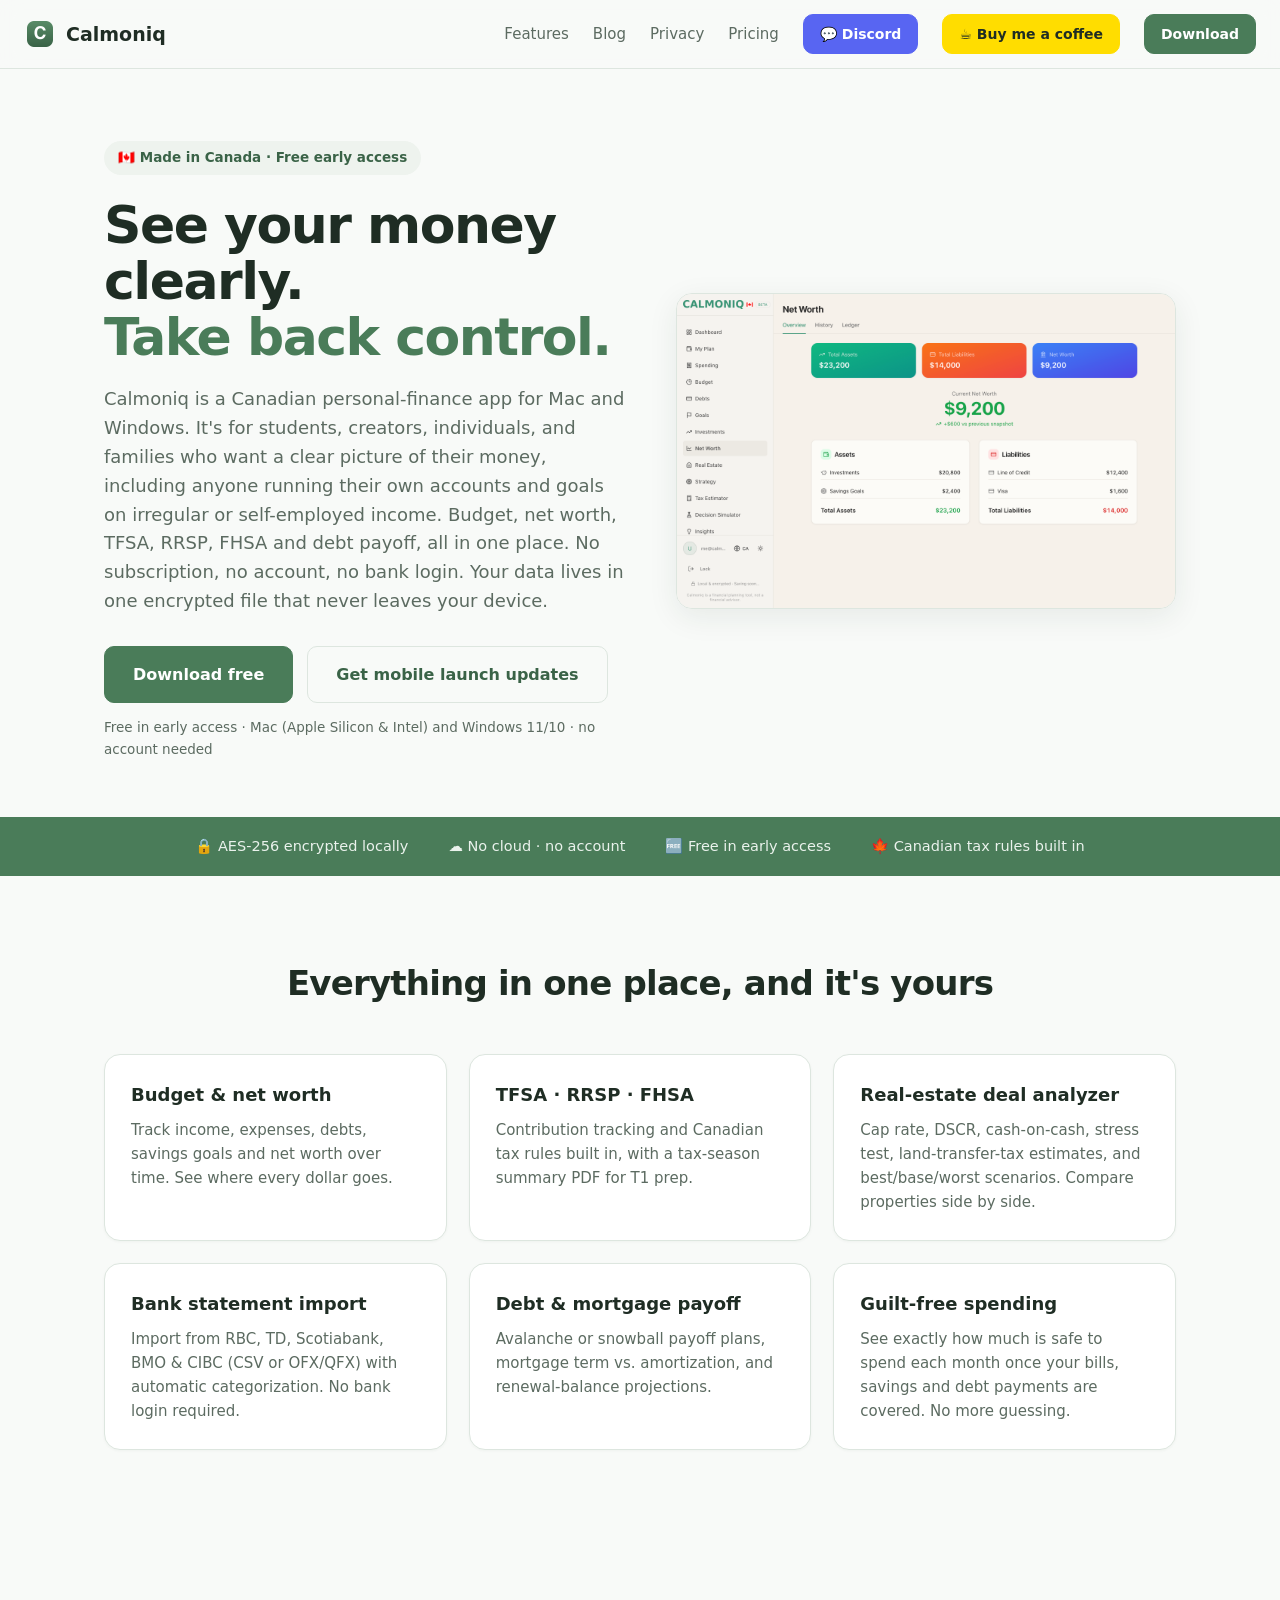
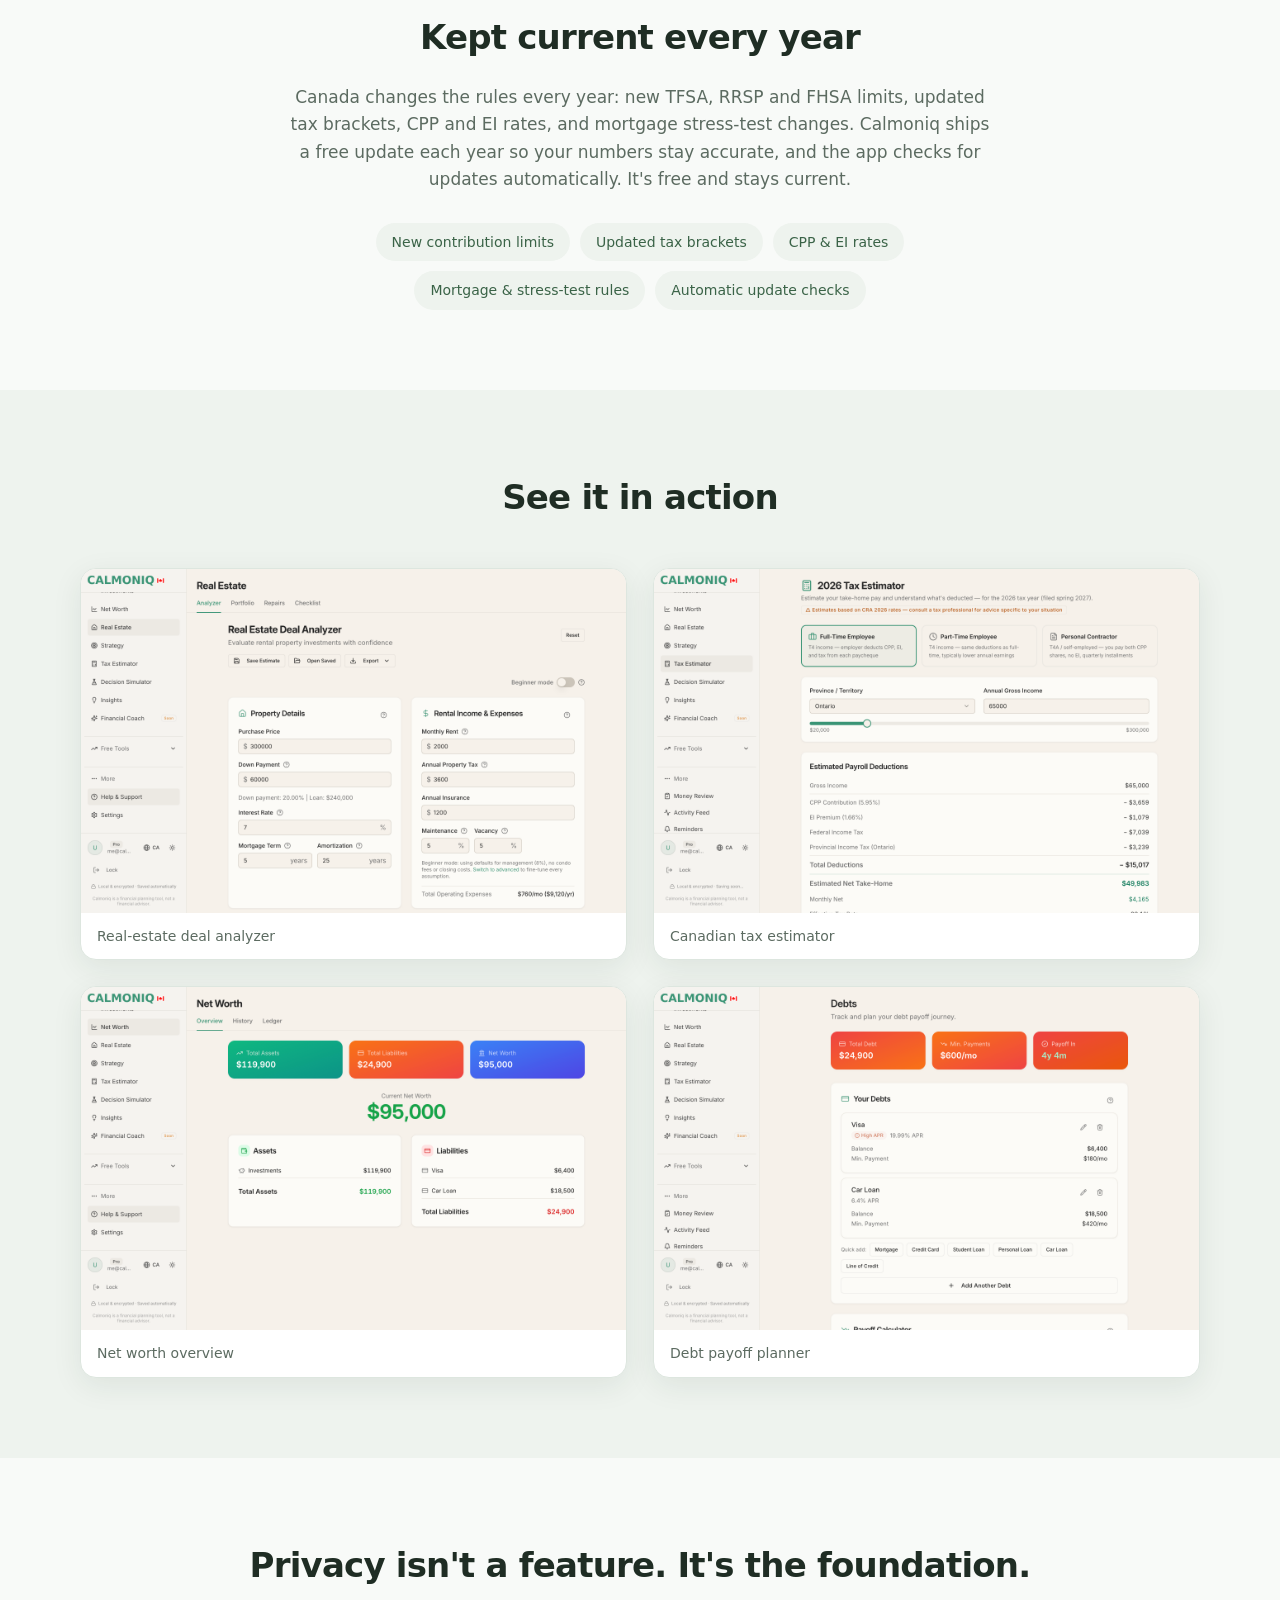
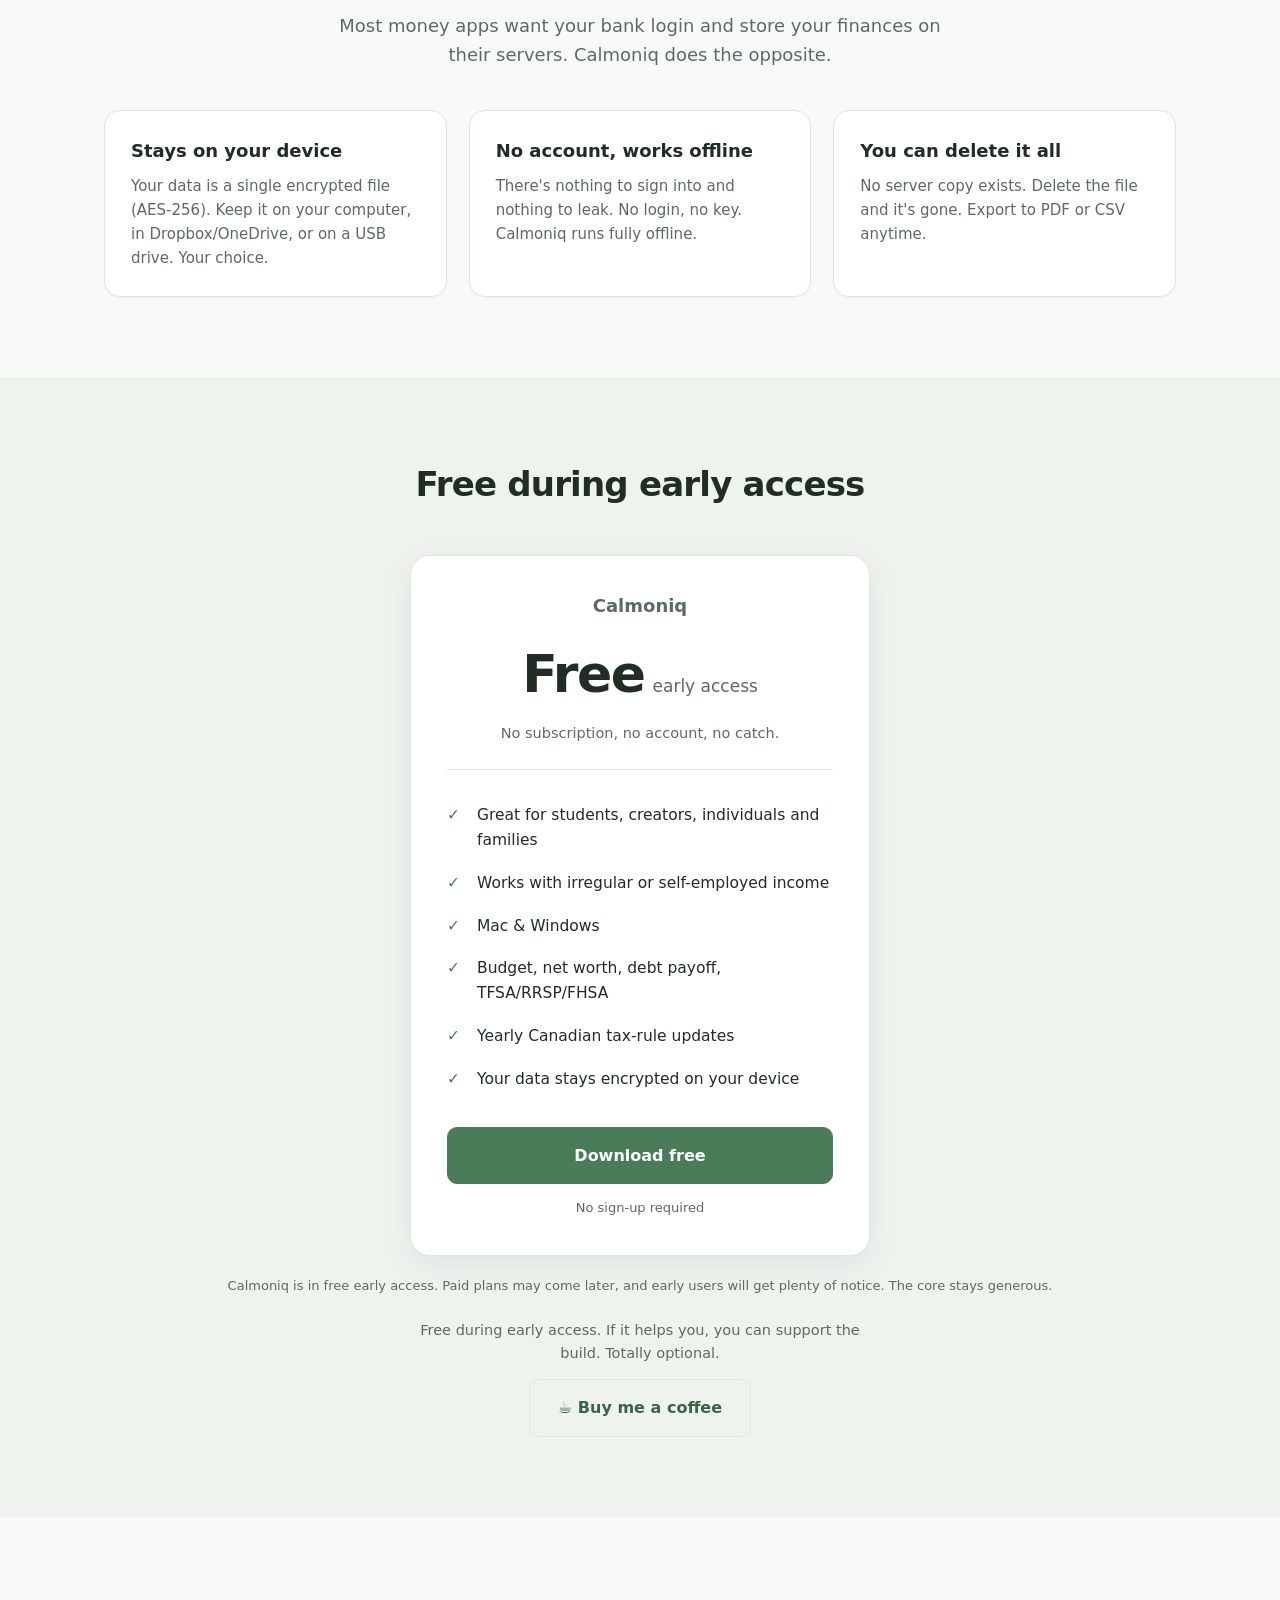
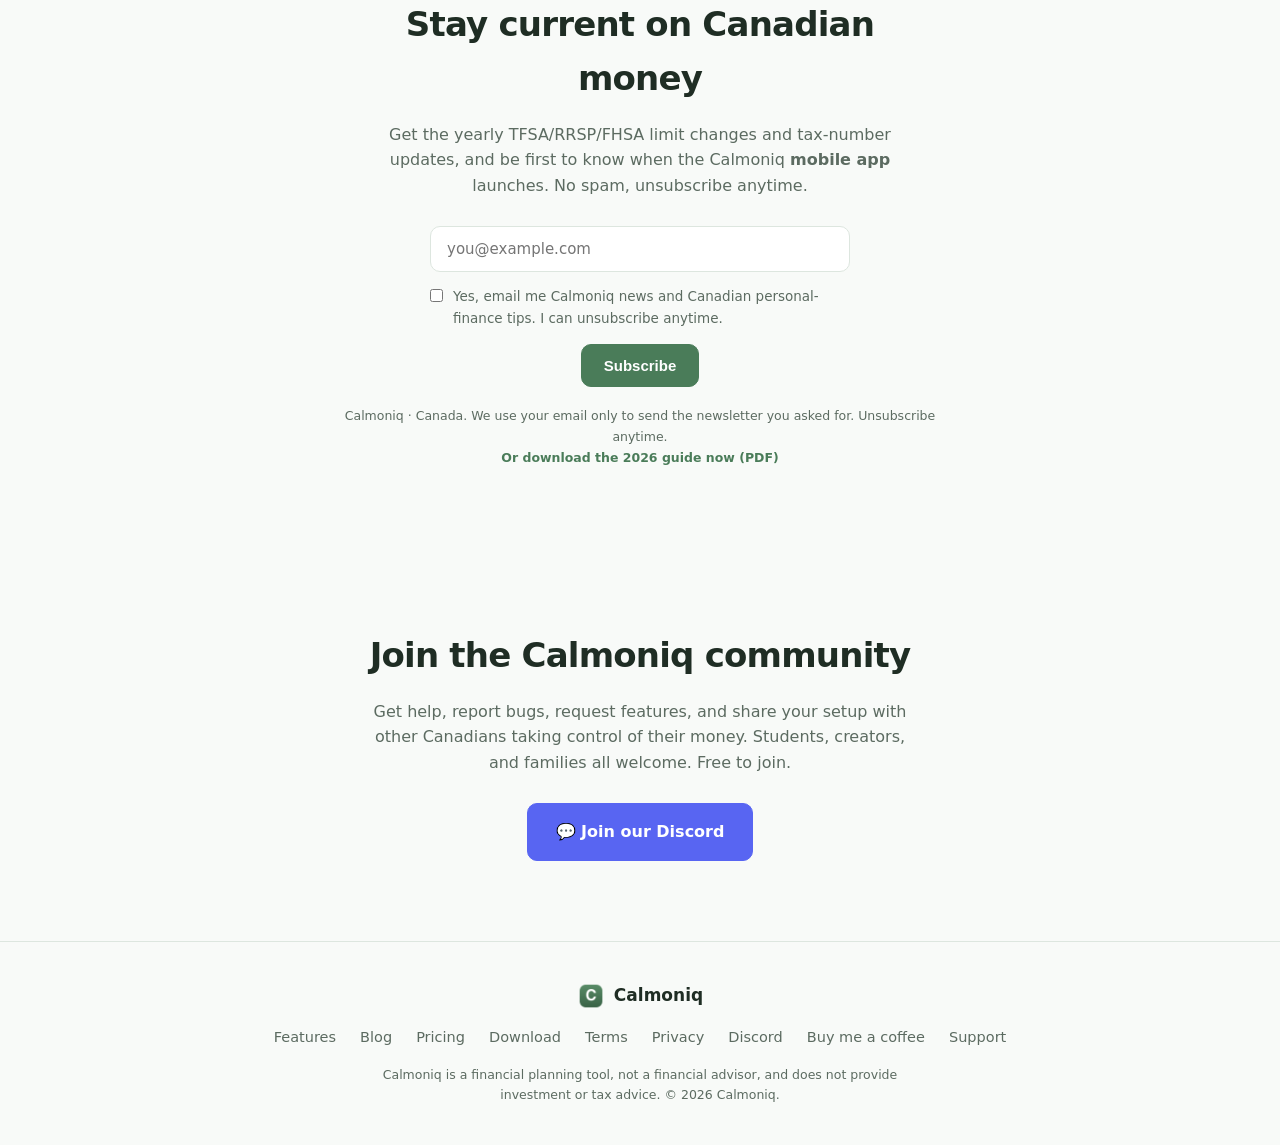
<file: index.html>
<!DOCTYPE html>
<html lang="en">
<head>
<meta charset="UTF-8" />
<meta name="viewport" content="width=device-width, initial-scale=1.0" />
<title>Calmoniq: Canadian Personal Finance &amp; Real Estate App for Mac &amp; Windows</title>
<meta name="description" content="Calmoniq is a free, privacy-first Canadian personal-finance and real-estate planning app for Mac and Windows. Budget, track net worth, TFSA/RRSP/FHSA, and analyze rental properties. Free to download. Your data stays encrypted on your device. No subscription, no account, no cloud, no bank login." />
<meta name="keywords" content="Canadian personal finance app, budgeting app Canada, TFSA RRSP FHSA tracker, real estate deal analyzer, rental property calculator, net worth tracker, Mint alternative Canada, offline finance app, privacy finance app, mortgage calculator Canada" />
<meta name="author" content="Calmoniq" />
<meta name="robots" content="index, follow" />
<meta name="theme-color" content="#4a7c59" />
<link rel="canonical" href="https://calmoniq.com/" />
<link rel="icon" href="assets/icon.png" />
<link rel="apple-touch-icon" href="assets/icon.png" />

<meta property="og:type" content="website" />
<meta property="og:site_name" content="Calmoniq" />
<meta property="og:title" content="Calmoniq: your money, on your computer" />
<meta property="og:description" content="A free, privacy-first Canadian personal-finance & real-estate app for Mac and Windows. Your data never leaves your device." />
<meta property="og:url" content="https://calmoniq.com/" />
<meta property="og:image" content="https://calmoniq.com/assets/og-card.png" />
<meta property="og:image:alt" content="Calmoniq: a free, private Canadian money app for Mac and Windows" />
<meta property="og:locale" content="en_CA" />

<meta name="twitter:card" content="summary_large_image" />
<meta name="twitter:title" content="Calmoniq: Canadian personal finance, on your computer" />
<meta name="twitter:description" content="Budget, net worth, TFSA/RRSP/FHSA, and rental real-estate analysis. Free, runs offline, data stays on your device." />
<meta name="twitter:image" content="https://calmoniq.com/assets/og-card.png" />

<script type="application/ld+json">
{
  "@context": "https://schema.org",
  "@type": "SoftwareApplication",
  "name": "Calmoniq Desktop",
  "applicationCategory": "FinanceApplication",
  "operatingSystem": "macOS, Windows",
  "description": "Privacy-first Canadian personal-finance and real-estate planning app. Budget, net worth, TFSA/RRSP/FHSA tracking, and rental property analysis. Runs entirely on your computer.",
  "url": "https://calmoniq.com/",
  "image": "https://calmoniq.com/assets/og-card.png",
  "offers": {
    "@type": "Offer",
    "price": "0.00",
    "priceCurrency": "CAD",
    "category": "Free"
  },
  "publisher": { "@type": "Organization", "name": "Calmoniq" }
}
</script>
<link rel="stylesheet" href="styles.css?v=13" />
<script src="analytics.js?v=13"></script>
</head>
<body>
<header class="nav">
  <a class="brand" href="#top">
    <img src="assets/icon.png" alt="Calmoniq" width="32" height="32" />
    <span>Calmoniq</span>
  </a>
  <nav class="nav-links">
    <a href="#features">Features</a>
    <a href="/blog/">Blog</a>
    <a href="#privacy">Privacy</a>
    <a href="#pricing">Pricing</a>
    <a class="btn btn-sm btn-discord" href="https://discord.gg/5ZkHgYuPXX" target="_blank" rel="noopener" data-testid="nav-discord">💬 Discord</a>
    <a class="btn btn-sm btn-coffee" href="https://buymeacoffee.com/playmodeworkout" target="_blank" rel="noopener" data-testid="nav-bmc">☕ Buy me a coffee</a>
    <a class="btn btn-sm" href="#download">Download</a>
  </nav>
</header>

<main id="top">
  <!-- HERO -->
  <section class="hero">
    <div class="hero-text">
      <span class="pill">🇨🇦 Made in Canada · Free early access</span>
      <h1>See your money clearly.<br /><span class="accent">Take back control.</span></h1>
      <p class="lede">
        Calmoniq is a Canadian personal-finance app for Mac and Windows. It's for students,
        creators, individuals, and families who want a clear picture of their money, including
        anyone running their own accounts and goals on irregular or self-employed income.
        Budget, net worth, TFSA, RRSP, FHSA and debt payoff, all in one place. No subscription,
        no account, no bank login. Your data lives in one encrypted file that never leaves your device.
      </p>
      <div id="download" class="cta-row">
        <a class="btn btn-lg" id="primary-download" href="thanks.html">Download free</a>
        <a class="btn btn-lg btn-ghost" href="#newsletter">Get mobile launch updates</a>
      </div>
      <p class="cta-sub" id="os-note">Free in early access · Mac (Apple Silicon &amp; Intel) and Windows 11/10 · no account needed</p>
    </div>
    <div class="hero-shot">
      <img src="assets/1-dashboard.png" alt="Calmoniq dashboard showing net worth, accounts, debt and cash flow" />
    </div>
  </section>

  <!-- TRUST STRIP -->
  <section class="trust-strip">
    <div>🔒 AES-256 encrypted locally</div>
    <div>☁️ No cloud · no account</div>
    <div>🆓 Free in early access</div>
    <div>🍁 Canadian tax rules built in</div>
  </section>

  <!-- FEATURES -->
  <section id="features" class="section">
    <h2>Everything in one place, and it's yours</h2>
    <div class="grid">
      <div class="card">
        <h3>Budget &amp; net worth</h3>
        <p>Track income, expenses, debts, savings goals and net worth over time. See where every dollar goes.</p>
      </div>
      <div class="card">
        <h3>TFSA · RRSP · FHSA</h3>
        <p>Contribution tracking and Canadian tax rules built in, with a tax-season summary PDF for T1 prep.</p>
      </div>
      <div class="card">
        <h3>Real-estate deal analyzer</h3>
        <p>Cap rate, DSCR, cash-on-cash, stress test, land-transfer-tax estimates, and best/base/worst scenarios. Compare properties side by side.</p>
      </div>
      <div class="card">
        <h3>Bank statement import</h3>
        <p>Import from RBC, TD, Scotiabank, BMO &amp; CIBC (CSV or OFX/QFX) with automatic categorization. No bank login required.</p>
      </div>
      <div class="card">
        <h3>Debt &amp; mortgage payoff</h3>
        <p>Avalanche or snowball payoff plans, mortgage term vs. amortization, and renewal-balance projections.</p>
      </div>
      <div class="card">
        <h3>Guilt-free spending</h3>
        <p>See exactly how much is safe to spend each month once your bills, savings and debt payments are covered. No more guessing.</p>
      </div>
    </div>
  </section>

  <!-- UPDATES -->
  <section id="updates" class="section updates">
    <h2>Kept current every year</h2>
    <p class="updates-lede">
      Canada changes the rules every year: new TFSA, RRSP and FHSA limits, updated tax
      brackets, CPP and EI rates, and mortgage stress-test changes. Calmoniq ships a free
      update each year so your numbers stay accurate, and the app checks for updates
      automatically. It's free and stays current.
    </p>
    <div class="updates-tags">
      <span>New contribution limits</span>
      <span>Updated tax brackets</span>
      <span>CPP &amp; EI rates</span>
      <span>Mortgage &amp; stress-test rules</span>
      <span>Automatic update checks</span>
    </div>
  </section>

  <!-- SCREENSHOTS -->
  <section id="screens" class="section section-alt">
    <h2>See it in action</h2>
    <div class="screens">
      <figure><img src="assets/2-deal-analyzer.png" alt="Real-estate deal analyzer" /><figcaption>Real-estate deal analyzer</figcaption></figure>
      <figure><img src="assets/4-tax-estimator.png" alt="2026 Canadian tax estimator" /><figcaption>Canadian tax estimator</figcaption></figure>
      <figure><img src="assets/3-net-worth.png" alt="Net worth overview" /><figcaption>Net worth overview</figcaption></figure>
      <figure><img src="assets/5-debt-payoff.png" alt="Debt payoff planner" /><figcaption>Debt payoff planner</figcaption></figure>
    </div>
  </section>

  <!-- PRIVACY -->
  <section id="privacy" class="section privacy">
    <h2>Privacy isn't a feature. It's the foundation.</h2>
    <p class="privacy-lede">
      Most money apps want your bank login and store your finances on their servers.
      Calmoniq does the opposite.
    </p>
    <div class="grid grid-3">
      <div class="card"><h3>Stays on your device</h3><p>Your data is a single encrypted file (AES-256). Keep it on your computer, in Dropbox/OneDrive, or on a USB drive. Your choice.</p></div>
      <div class="card"><h3>No account, works offline</h3><p>There's nothing to sign into and nothing to leak. No login, no key. Calmoniq runs fully offline.</p></div>
      <div class="card"><h3>You can delete it all</h3><p>No server copy exists. Delete the file and it's gone. Export to PDF or CSV anytime.</p></div>
    </div>
  </section>

  <!-- PRICING -->
  <section id="pricing" class="section section-alt">
    <h2>Free during early access</h2>
    <div class="price-card">
      <div class="price-top">
        <h3>Calmoniq</h3>
        <div class="price"><span class="amount">Free</span><span class="per">early access</span></div>
        <p class="price-note">No subscription, no account, no catch.</p>
      </div>
      <ul class="price-list">
        <li>Great for students, creators, individuals and families</li>
        <li>Works with irregular or self-employed income</li>
        <li>Mac &amp; Windows</li>
        <li>Budget, net worth, debt payoff, TFSA/RRSP/FHSA</li>
        <li>Yearly Canadian tax-rule updates</li>
        <li>Your data stays encrypted on your device</li>
      </ul>
      <a class="btn btn-lg btn-block" href="thanks.html">Download free</a>
      <p class="price-sub">No sign-up required</p>
    </div>
    <p class="price-sub" style="margin-top:20px;text-align:center">Calmoniq is in free early access. Paid plans may come later, and early users will get plenty of notice. The core stays generous.</p>
    <div class="donate">
      <p>Free during early access. If it helps you, you can support the build. Totally optional.</p>
      <a class="btn btn-lg btn-ghost" href="https://buymeacoffee.com/playmodeworkout" target="_blank" rel="noopener" data-testid="link-bmc">☕ Buy me a coffee</a>
    </div>
  </section>

  <!-- NEWSLETTER -->
  <section id="newsletter" class="section newsletter">
    <h2>Stay current on Canadian money</h2>
    <p class="newsletter-intro">Get the yearly TFSA/RRSP/FHSA limit changes and tax-number updates, and be first to know when the Calmoniq <strong>mobile app</strong> launches. No spam, unsubscribe anytime.</p>
    <!--
      CASL-compliant signup → MailerLite (account 2456457, form 190665636648584324).
      app.js posts to the MailerLite subscribe endpoint (data-ml-endpoint). Express
      consent is the checkbox below + MailerLite double opt-in; identity + unsubscribe
      are in every MailerLite email.
    -->
    <form id="newsletter-form" class="newsletter-form" method="post"
      data-ml-endpoint="https://assets.mailerlite.com/jsonp/2456457/forms/190665636648584324/subscribe">
      <input type="email" name="fields[email]" required placeholder="you@example.com" aria-label="Email address" />
      <label class="consent">
        <input type="checkbox" name="consent" required />
        <span>Yes, email me Calmoniq news and Canadian personal-finance tips. I can unsubscribe anytime.</span>
      </label>
      <button class="btn" type="submit">Subscribe</button>
      <p class="form-msg" id="newsletter-msg" hidden></p>
    </form>
    <p class="fineprint">
      Calmoniq · Canada. We use your email only to send the newsletter you asked for. Unsubscribe anytime.
      <br /><a class="grab-guide" href="assets/calmoniq-2026-canadian-tax-limits.pdf" target="_blank" rel="noopener">Or download the 2026 guide now (PDF)</a>
    </p>
  </section>

  <!-- COMMUNITY -->
  <section id="community" class="section community">
    <h2>Join the Calmoniq community</h2>
    <p class="community-lede">
      Get help, report bugs, request features, and share your setup with other Canadians
      taking control of their money. Students, creators, and families all welcome. Free to join.
    </p>
    <a class="btn btn-lg btn-discord" href="https://discord.gg/5ZkHgYuPXX" target="_blank" rel="noopener" data-testid="link-discord-community">💬 Join our Discord</a>
  </section>
</main>

<footer class="footer">
  <div class="footer-brand">
    <img src="assets/icon.png" alt="" width="28" height="28" />
    <span>Calmoniq</span>
  </div>
  <nav class="footer-links">
    <a href="#features">Features</a>
    <a href="/blog/">Blog</a>
    <a href="#pricing">Pricing</a>
    <a href="thanks.html">Download</a>
    <a href="terms.html">Terms</a>
    <a href="privacy.html">Privacy</a>
    <a href="https://discord.gg/5ZkHgYuPXX" target="_blank" rel="noopener">Discord</a>
    <a href="https://buymeacoffee.com/playmodeworkout" target="_blank" rel="noopener">Buy me a coffee</a>
    <a href="mailto:support@calmoniq.com">Support</a>
  </nav>
  <p class="disclaimer">
    Calmoniq is a financial planning tool, not a financial advisor, and does not provide
    investment or tax advice. © <span id="year"></span> Calmoniq.
  </p>
</footer>

<script src="app.js?v=13"></script>
</body>
</html>
</file>
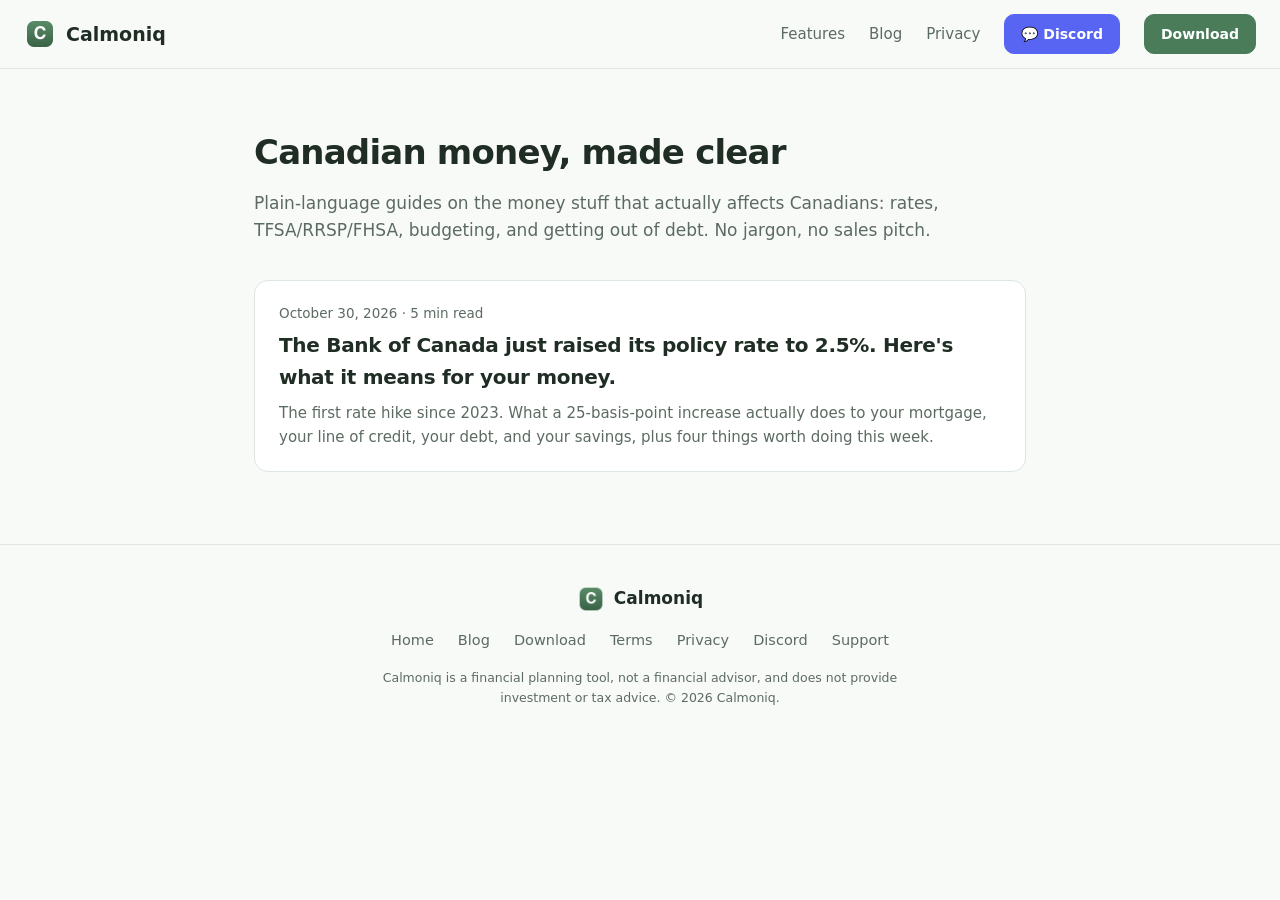
<file: blog/index.html>
<!DOCTYPE html>
<html lang="en">
<head>
<meta charset="UTF-8" />
<meta name="viewport" content="width=device-width, initial-scale=1.0" />
<title>Blog · Calmoniq — Canadian money, made clear</title>
<meta name="description" content="Plain-language Canadian personal-finance guides from Calmoniq: Bank of Canada rate changes, TFSA/RRSP/FHSA, budgeting, debt payoff, and more." />
<meta name="author" content="Calmoniq" />
<meta name="robots" content="index, follow" />
<meta name="theme-color" content="#4a7c59" />
<link rel="canonical" href="https://calmoniq.com/blog/" />
<link rel="icon" href="/assets/icon.png" />
<meta property="og:type" content="website" />
<meta property="og:site_name" content="Calmoniq" />
<meta property="og:title" content="Calmoniq Blog — Canadian money, made clear" />
<meta property="og:description" content="Plain-language Canadian personal-finance guides: Bank of Canada rates, TFSA/RRSP/FHSA, budgeting, debt payoff." />
<meta property="og:url" content="https://calmoniq.com/blog/" />
<meta property="og:image" content="https://calmoniq.com/assets/og-card.png" />
<meta property="og:locale" content="en_CA" />
<meta name="twitter:card" content="summary_large_image" />
<meta name="twitter:image" content="https://calmoniq.com/assets/og-card.png" />
<link rel="stylesheet" href="/styles.css?v=13" />
<script src="/analytics.js?v=13"></script>
</head>
<body>
<header class="nav">
  <a class="brand" href="/"><img src="/assets/icon.png" alt="Calmoniq" width="32" height="32" /><span>Calmoniq</span></a>
  <nav class="nav-links">
    <a href="/#features">Features</a>
    <a href="/blog/">Blog</a>
    <a href="/#privacy">Privacy</a>
    <a class="btn btn-sm btn-discord" href="https://discord.gg/5ZkHgYuPXX" target="_blank" rel="noopener">💬 Discord</a>
    <a class="btn btn-sm" href="/thanks.html">Download</a>
  </nav>
</header>

<main class="blog-wrap">
  <h1>Canadian money, made clear</h1>
  <p class="blog-intro">Plain-language guides on the money stuff that actually affects Canadians: rates, TFSA/RRSP/FHSA, budgeting, and getting out of debt. No jargon, no sales pitch.</p>

  <div class="blog-list">
    <a class="blog-card" href="/blog/bank-of-canada-rate-hike-october-2026/">
      <div class="post-meta">October 30, 2026 · 5 min read</div>
      <h2>The Bank of Canada just raised its policy rate to 2.5%. Here's what it means for your money.</h2>
      <p>The first rate hike since 2023. What a 25-basis-point increase actually does to your mortgage, your line of credit, your debt, and your savings, plus four things worth doing this week.</p>
    </a>
  </div>
</main>

<footer class="footer">
  <div class="footer-brand"><img src="/assets/icon.png" alt="" width="28" height="28" /><span>Calmoniq</span></div>
  <nav class="footer-links">
    <a href="/">Home</a>
    <a href="/blog/">Blog</a>
    <a href="/thanks.html">Download</a>
    <a href="/terms.html">Terms</a>
    <a href="/privacy.html">Privacy</a>
    <a href="https://discord.gg/5ZkHgYuPXX" target="_blank" rel="noopener">Discord</a>
    <a href="mailto:support@calmoniq.com">Support</a>
  </nav>
  <p class="disclaimer">Calmoniq is a financial planning tool, not a financial advisor, and does not provide investment or tax advice. © <span id="year"></span> Calmoniq.</p>
</footer>
<script>document.getElementById("year").textContent = new Date().getFullYear();</script>
</body>
</html>
</file>
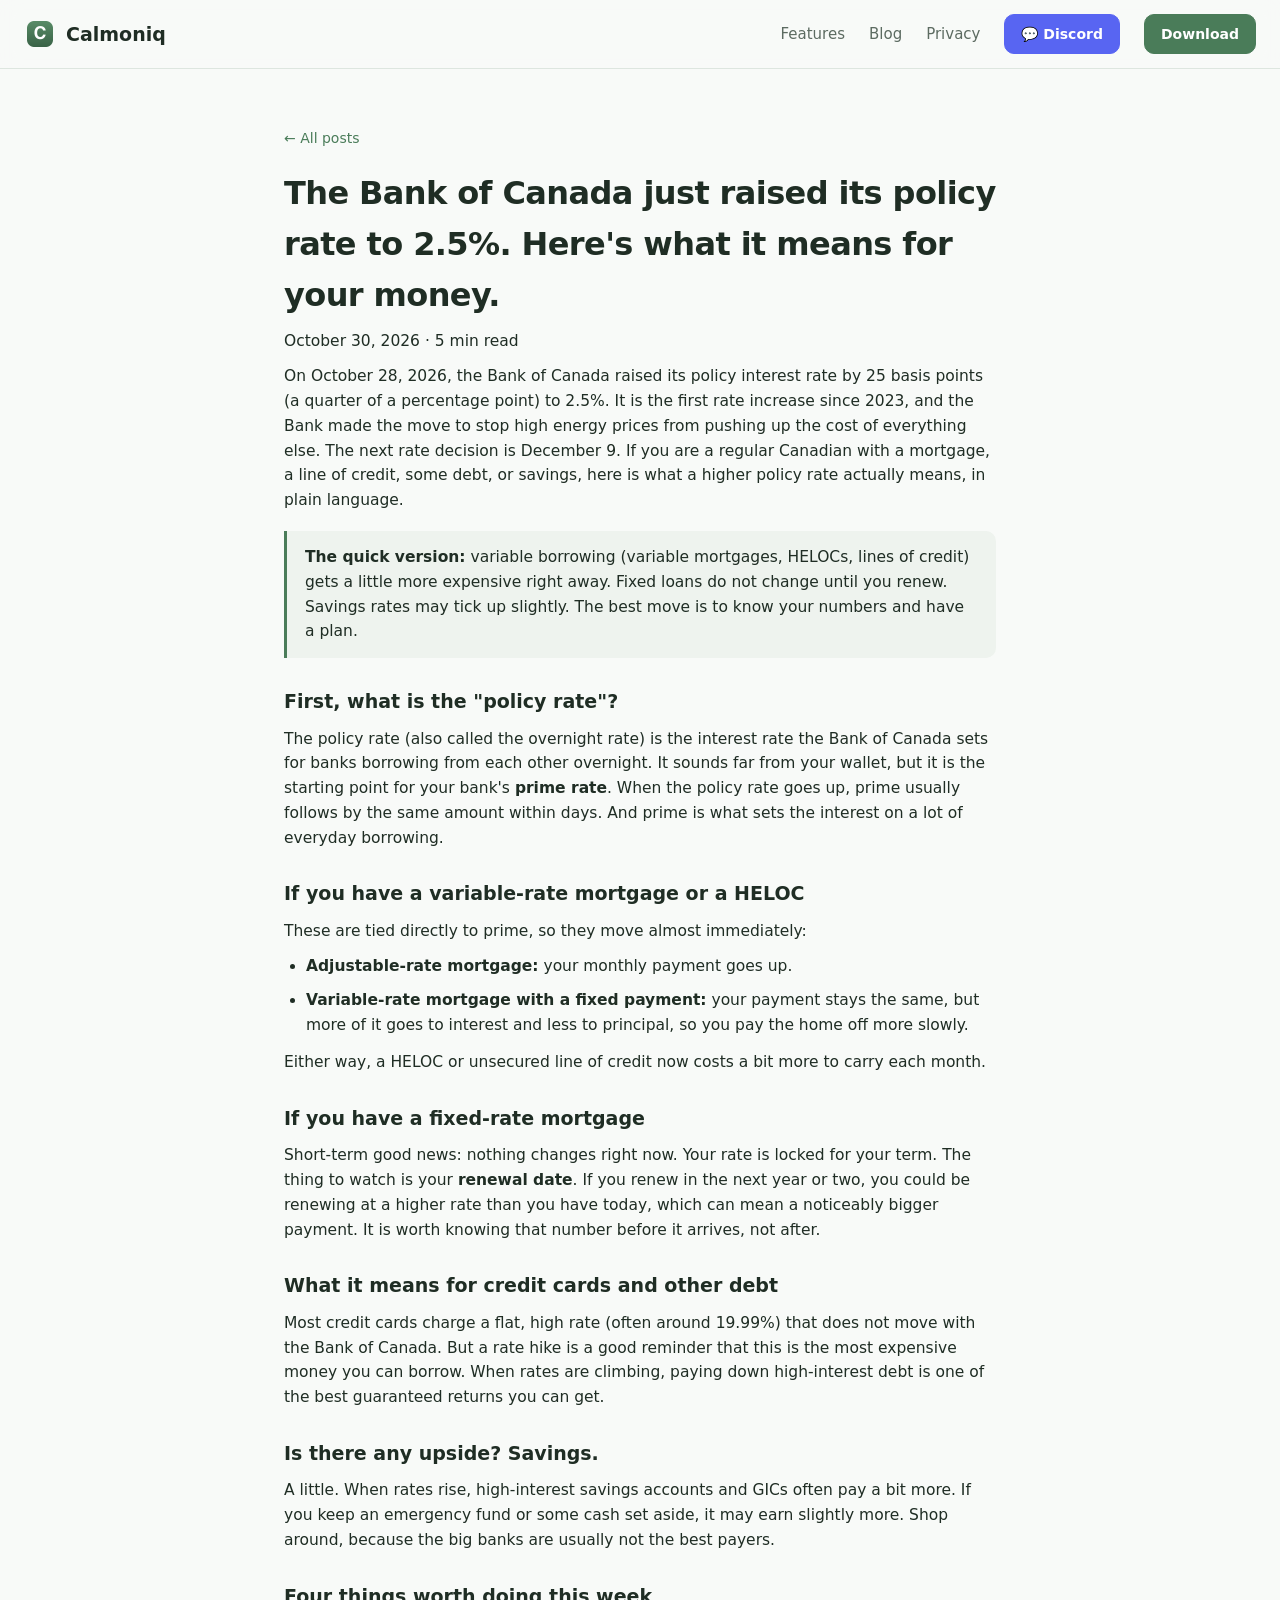
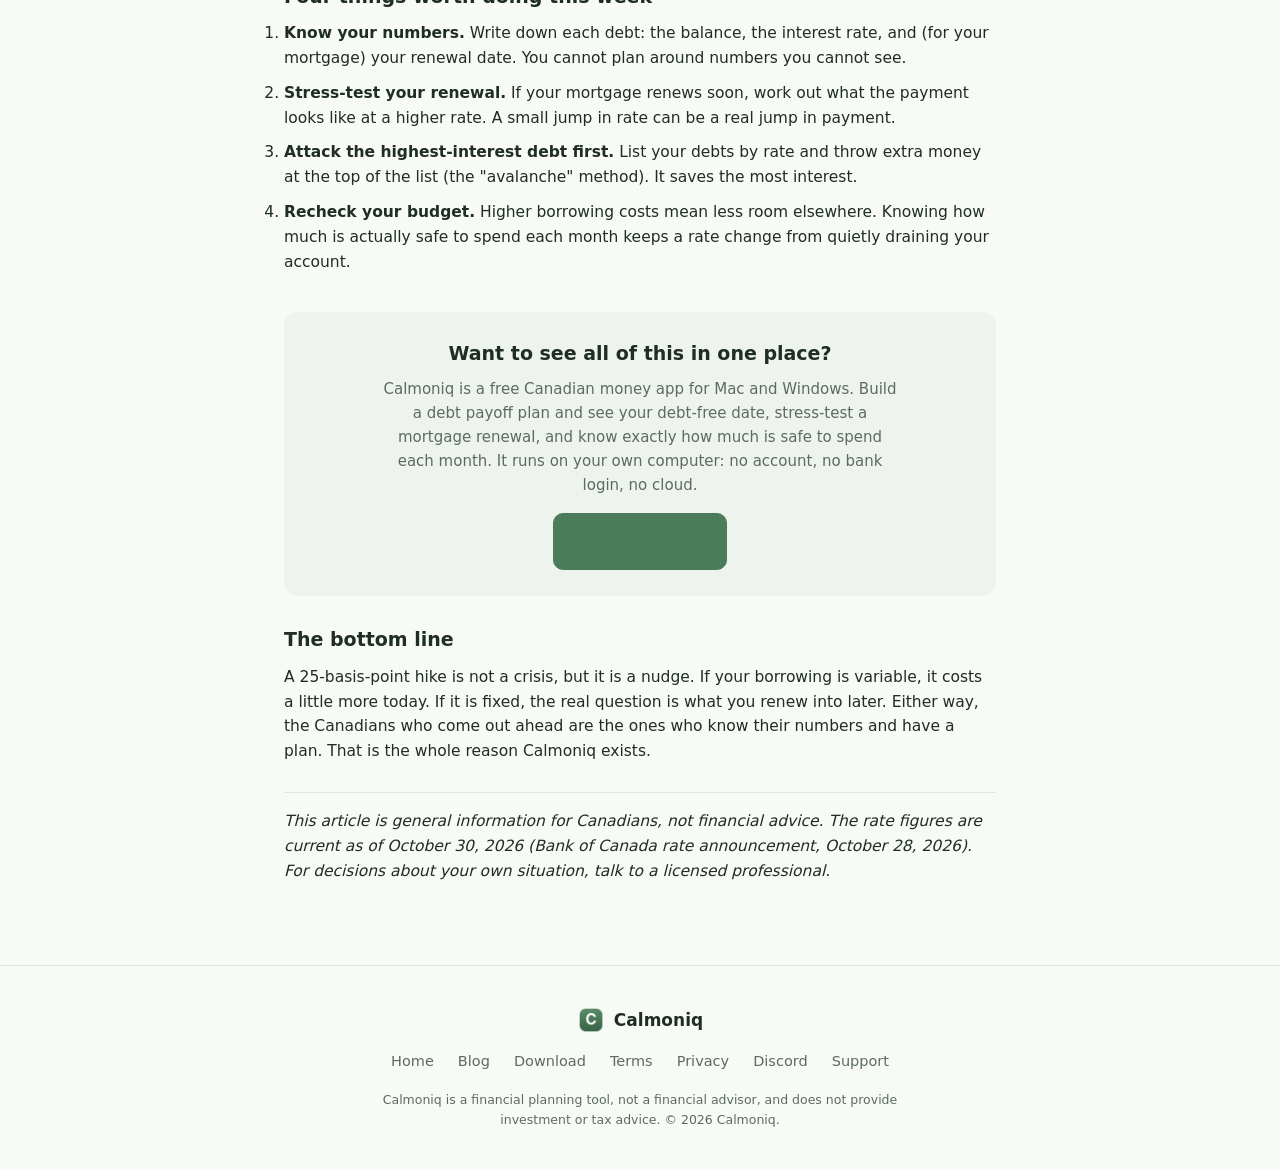
<file: blog/bank-of-canada-rate-hike-october-2026/index.html>
<!DOCTYPE html>
<html lang="en">
<head>
<meta charset="UTF-8" />
<meta name="viewport" content="width=device-width, initial-scale=1.0" />
<title>Bank of Canada raises rates to 2.5%: what it means for your money · Calmoniq</title>
<meta name="description" content="The Bank of Canada raised its policy rate 25 bps to 2.5% on Oct 28, 2026, the first hike since 2023. What a higher rate means for your mortgage, HELOC, debt, and savings, plus 4 things to do now." />
<meta name="keywords" content="Bank of Canada rate hike 2026, policy rate 2.5%, variable mortgage Canada, HELOC rate increase, what does a rate increase mean, prime rate Canada, Canadian personal finance" />
<meta name="author" content="Calmoniq" />
<meta name="robots" content="index, follow" />
<meta name="theme-color" content="#4a7c59" />
<link rel="canonical" href="https://calmoniq.com/blog/bank-of-canada-rate-hike-october-2026/" />
<link rel="icon" href="/assets/icon.png" />

<meta property="og:type" content="article" />
<meta property="og:site_name" content="Calmoniq" />
<meta property="og:title" content="Bank of Canada raises rates to 2.5%: what it means for your money" />
<meta property="og:description" content="The first rate hike since 2023. What a 25 bps increase does to your mortgage, line of credit, debt, and savings, plus four things worth doing this week." />
<meta property="og:url" content="https://calmoniq.com/blog/bank-of-canada-rate-hike-october-2026/" />
<meta property="og:image" content="https://calmoniq.com/assets/og-card.png" />
<meta property="og:locale" content="en_CA" />
<meta property="article:published_time" content="2026-10-30" />
<meta name="twitter:card" content="summary_large_image" />
<meta name="twitter:title" content="Bank of Canada raises rates to 2.5%: what it means for your money" />
<meta name="twitter:description" content="What a 25 bps hike does to your mortgage, line of credit, debt, and savings, plus 4 things to do now." />
<meta name="twitter:image" content="https://calmoniq.com/assets/og-card.png" />

<script type="application/ld+json">
{
  "@context": "https://schema.org",
  "@type": "BlogPosting",
  "headline": "The Bank of Canada just raised its policy rate to 2.5%. Here's what it means for your money.",
  "description": "The Bank of Canada raised its policy rate 25 bps to 2.5% on Oct 28, 2026. What a higher rate means for your mortgage, HELOC, debt, and savings, plus four things to do now.",
  "datePublished": "2026-10-30",
  "dateModified": "2026-10-30",
  "author": { "@type": "Organization", "name": "Calmoniq", "url": "https://calmoniq.com/" },
  "publisher": { "@type": "Organization", "name": "Calmoniq", "logo": { "@type": "ImageObject", "url": "https://calmoniq.com/assets/icon.png" } },
  "image": "https://calmoniq.com/assets/og-card.png",
  "mainEntityOfPage": { "@type": "WebPage", "@id": "https://calmoniq.com/blog/bank-of-canada-rate-hike-october-2026/" }
}
</script>
<link rel="stylesheet" href="/styles.css?v=13" />
<script src="/analytics.js?v=13"></script>
</head>
<body>
<header class="nav">
  <a class="brand" href="/"><img src="/assets/icon.png" alt="Calmoniq" width="32" height="32" /><span>Calmoniq</span></a>
  <nav class="nav-links">
    <a href="/#features">Features</a>
    <a href="/blog/">Blog</a>
    <a href="/#privacy">Privacy</a>
    <a class="btn btn-sm btn-discord" href="https://discord.gg/5ZkHgYuPXX" target="_blank" rel="noopener">💬 Discord</a>
    <a class="btn btn-sm" href="/thanks.html">Download</a>
  </nav>
</header>

<main class="legal">
  <a class="post-back" href="/blog/">&larr; All posts</a>
  <h1>The Bank of Canada just raised its policy rate to 2.5%. Here's what it means for your money.</h1>
  <p class="post-meta">October 30, 2026 · 5 min read</p>

  <p>On October 28, 2026, the Bank of Canada raised its policy interest rate by 25 basis points (a quarter of a percentage point) to 2.5%. It is the first rate increase since 2023, and the Bank made the move to stop high energy prices from pushing up the cost of everything else. The next rate decision is December 9. If you are a regular Canadian with a mortgage, a line of credit, some debt, or savings, here is what a higher policy rate actually means, in plain language.</p>

  <div class="post-key"><strong>The quick version:</strong> variable borrowing (variable mortgages, HELOCs, lines of credit) gets a little more expensive right away. Fixed loans do not change until you renew. Savings rates may tick up slightly. The best move is to know your numbers and have a plan.</div>

  <h2>First, what is the "policy rate"?</h2>
  <p>The policy rate (also called the overnight rate) is the interest rate the Bank of Canada sets for banks borrowing from each other overnight. It sounds far from your wallet, but it is the starting point for your bank's <strong>prime rate</strong>. When the policy rate goes up, prime usually follows by the same amount within days. And prime is what sets the interest on a lot of everyday borrowing.</p>

  <h2>If you have a variable-rate mortgage or a HELOC</h2>
  <p>These are tied directly to prime, so they move almost immediately:</p>
  <ul>
    <li><strong>Adjustable-rate mortgage:</strong> your monthly payment goes up.</li>
    <li><strong>Variable-rate mortgage with a fixed payment:</strong> your payment stays the same, but more of it goes to interest and less to principal, so you pay the home off more slowly.</li>
  </ul>
  <p>Either way, a HELOC or unsecured line of credit now costs a bit more to carry each month.</p>

  <h2>If you have a fixed-rate mortgage</h2>
  <p>Short-term good news: nothing changes right now. Your rate is locked for your term. The thing to watch is your <strong>renewal date</strong>. If you renew in the next year or two, you could be renewing at a higher rate than you have today, which can mean a noticeably bigger payment. It is worth knowing that number before it arrives, not after.</p>

  <h2>What it means for credit cards and other debt</h2>
  <p>Most credit cards charge a flat, high rate (often around 19.99%) that does not move with the Bank of Canada. But a rate hike is a good reminder that this is the most expensive money you can borrow. When rates are climbing, paying down high-interest debt is one of the best guaranteed returns you can get.</p>

  <h2>Is there any upside? Savings.</h2>
  <p>A little. When rates rise, high-interest savings accounts and GICs often pay a bit more. If you keep an emergency fund or some cash set aside, it may earn slightly more. Shop around, because the big banks are usually not the best payers.</p>

  <h2>Four things worth doing this week</h2>
  <ol>
    <li><strong>Know your numbers.</strong> Write down each debt: the balance, the interest rate, and (for your mortgage) your renewal date. You cannot plan around numbers you cannot see.</li>
    <li><strong>Stress-test your renewal.</strong> If your mortgage renews soon, work out what the payment looks like at a higher rate. A small jump in rate can be a real jump in payment.</li>
    <li><strong>Attack the highest-interest debt first.</strong> List your debts by rate and throw extra money at the top of the list (the "avalanche" method). It saves the most interest.</li>
    <li><strong>Recheck your budget.</strong> Higher borrowing costs mean less room elsewhere. Knowing how much is actually safe to spend each month keeps a rate change from quietly draining your account.</li>
  </ol>

  <div class="post-cta">
    <h3>Want to see all of this in one place?</h3>
    <p>Calmoniq is a free Canadian money app for Mac and Windows. Build a debt payoff plan and see your debt-free date, stress-test a mortgage renewal, and know exactly how much is safe to spend each month. It runs on your own computer: no account, no bank login, no cloud.</p>
    <a class="btn btn-lg" href="/thanks.html">Download free</a>
  </div>

  <h2>The bottom line</h2>
  <p>A 25-basis-point hike is not a crisis, but it is a nudge. If your borrowing is variable, it costs a little more today. If it is fixed, the real question is what you renew into later. Either way, the Canadians who come out ahead are the ones who know their numbers and have a plan. That is the whole reason Calmoniq exists.</p>

  <p class="legal-note">This article is general information for Canadians, not financial advice. The rate figures are current as of October 30, 2026 (Bank of Canada rate announcement, October 28, 2026). For decisions about your own situation, talk to a licensed professional.</p>
</main>

<footer class="footer">
  <div class="footer-brand"><img src="/assets/icon.png" alt="" width="28" height="28" /><span>Calmoniq</span></div>
  <nav class="footer-links">
    <a href="/">Home</a>
    <a href="/blog/">Blog</a>
    <a href="/thanks.html">Download</a>
    <a href="/terms.html">Terms</a>
    <a href="/privacy.html">Privacy</a>
    <a href="https://discord.gg/5ZkHgYuPXX" target="_blank" rel="noopener">Discord</a>
    <a href="mailto:support@calmoniq.com">Support</a>
  </nav>
  <p class="disclaimer">Calmoniq is a financial planning tool, not a financial advisor, and does not provide investment or tax advice. © <span id="year"></span> Calmoniq.</p>
</footer>
<script>document.getElementById("year").textContent = new Date().getFullYear();</script>
</body>
</html>
</file>
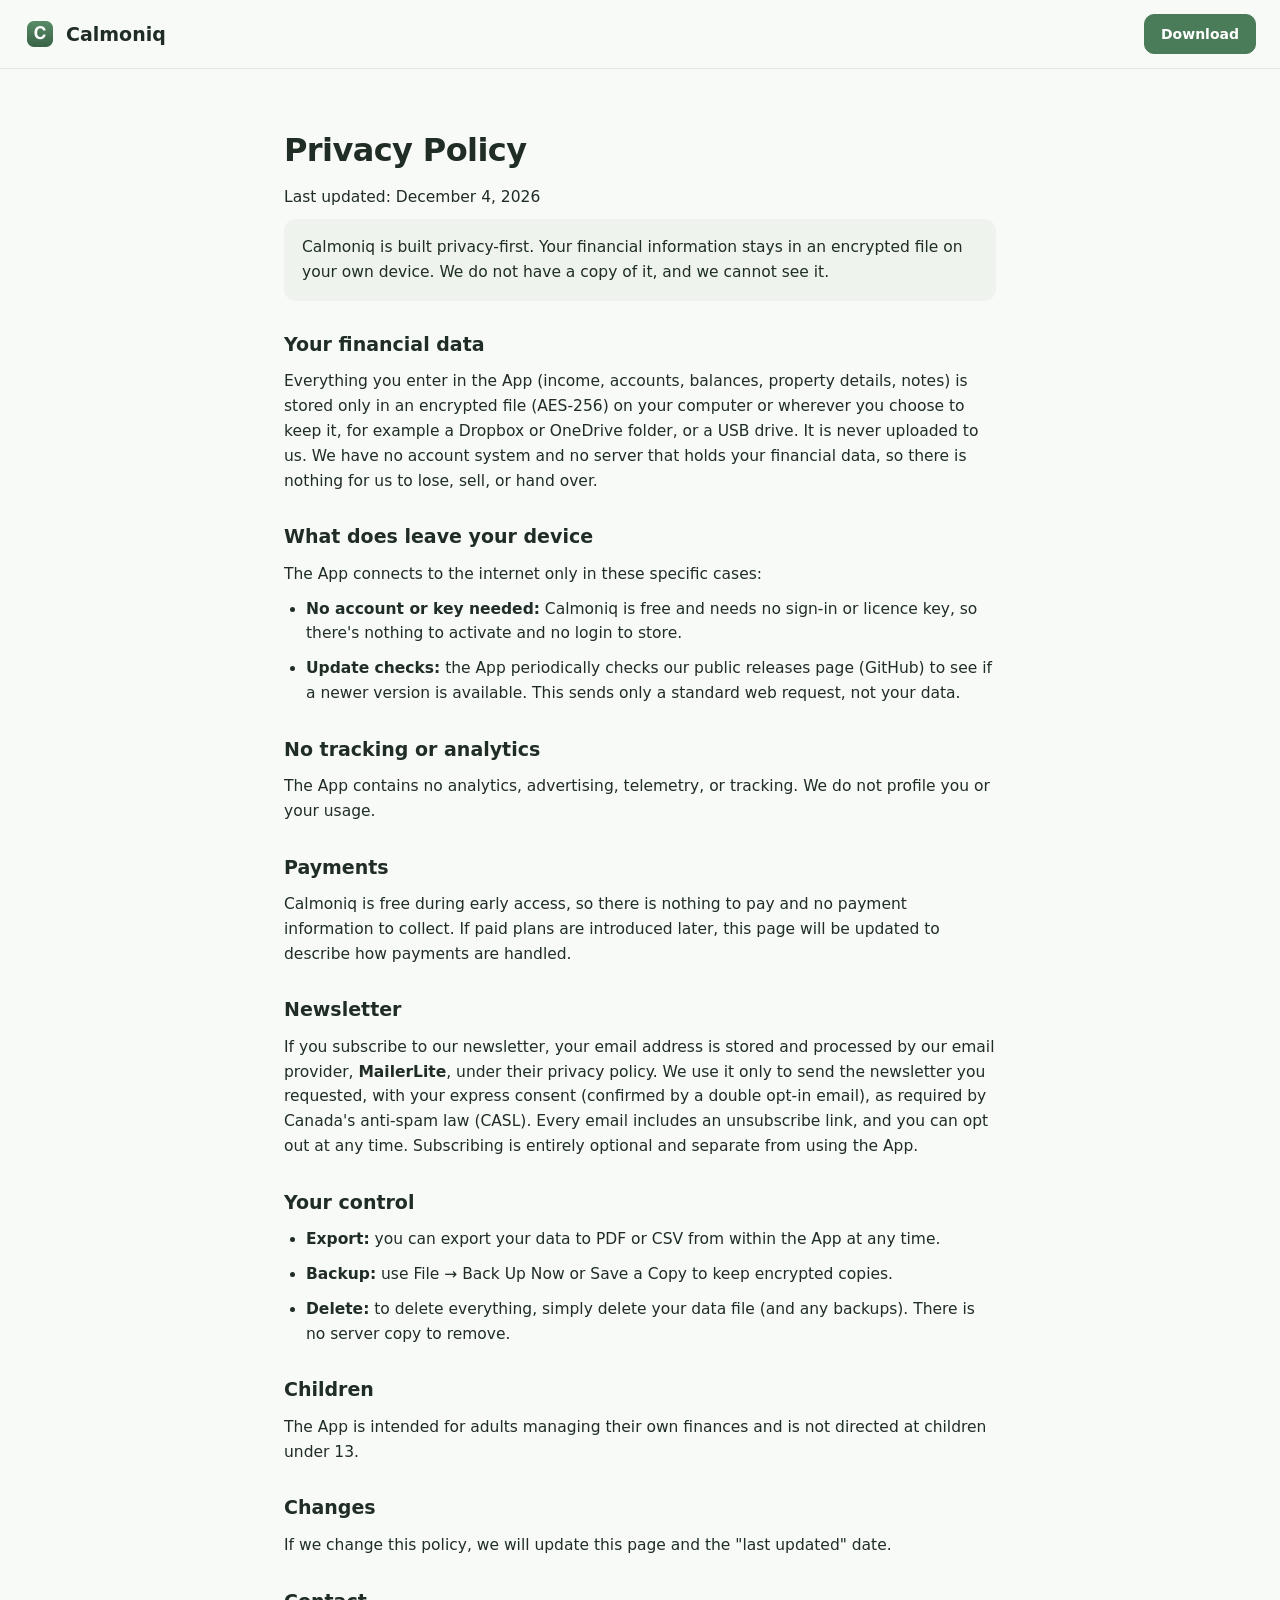
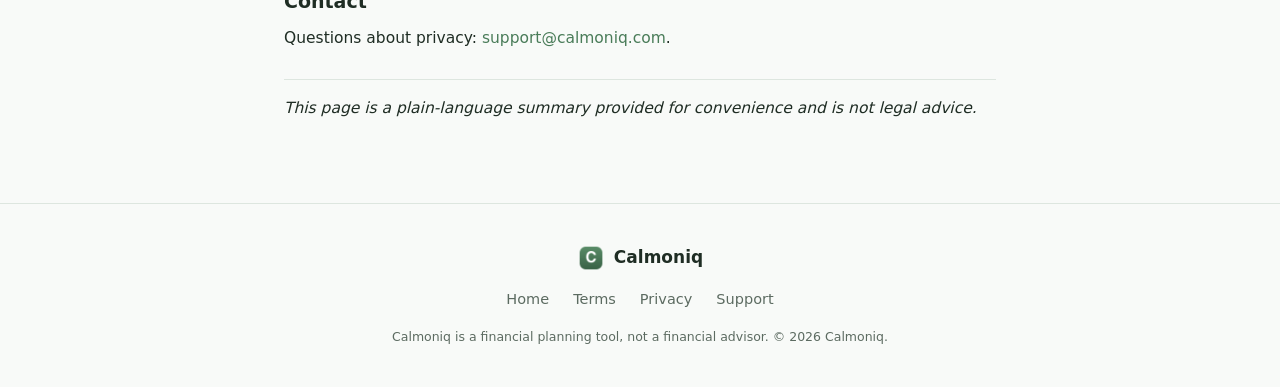
<file: privacy.html>
<!DOCTYPE html>
<html lang="en">
<head>
<meta charset="UTF-8" />
<meta name="viewport" content="width=device-width, initial-scale=1.0" />
<title>Privacy Policy · Calmoniq</title>
<meta name="description" content="How Calmoniq handles your data. Your financial information stays encrypted on your own device." />
<link rel="canonical" href="https://calmoniq.com/privacy.html" />
<link rel="icon" href="assets/icon.png" />
<link rel="stylesheet" href="styles.css?v=13" />
<script src="analytics.js?v=13"></script>
</head>
<body>
<header class="nav">
  <a class="brand" href="index.html"><img src="assets/icon.png" alt="Calmoniq" width="32" height="32" /><span>Calmoniq</span></a>
  <nav class="nav-links"><a class="btn btn-sm" href="index.html#download">Download</a></nav>
</header>

<main class="legal">
  <h1>Privacy Policy</h1>
  <p class="legal-updated">Last updated: <span id="updated"></span></p>

  <p class="legal-lead">Calmoniq is built privacy-first. Your financial information stays in an encrypted file on your own device. We do not have a copy of it, and we cannot see it.</p>

  <h2>Your financial data</h2>
  <p>Everything you enter in the App (income, accounts, balances, property details, notes) is stored only in an encrypted file (AES-256) on your computer or wherever you choose to keep it, for example a Dropbox or OneDrive folder, or a USB drive. It is never uploaded to us. We have no account system and no server that holds your financial data, so there is nothing for us to lose, sell, or hand over.</p>

  <h2>What does leave your device</h2>
  <p>The App connects to the internet only in these specific cases:</p>
  <ul>
    <li><strong>No account or key needed:</strong> Calmoniq is free and needs no sign-in or licence key, so there's nothing to activate and no login to store.</li>
    <li><strong>Update checks:</strong> the App periodically checks our public releases page (GitHub) to see if a newer version is available. This sends only a standard web request, not your data.</li>
  </ul>

  <h2>No tracking or analytics</h2>
  <p>The App contains no analytics, advertising, telemetry, or tracking. We do not profile you or your usage.</p>

  <h2>Payments</h2>
  <p>Calmoniq is free during early access, so there is nothing to pay and no payment information to collect. If paid plans are introduced later, this page will be updated to describe how payments are handled.</p>

  <h2>Newsletter</h2>
  <p>If you subscribe to our newsletter, your email address is stored and processed by our email provider, <strong>MailerLite</strong>, under their privacy policy. We use it only to send the newsletter you requested, with your express consent (confirmed by a double opt-in email), as required by Canada's anti-spam law (CASL). Every email includes an unsubscribe link, and you can opt out at any time. Subscribing is entirely optional and separate from using the App.</p>

  <h2>Your control</h2>
  <ul>
    <li><strong>Export:</strong> you can export your data to PDF or CSV from within the App at any time.</li>
    <li><strong>Backup:</strong> use File → Back Up Now or Save a Copy to keep encrypted copies.</li>
    <li><strong>Delete:</strong> to delete everything, simply delete your data file (and any backups). There is no server copy to remove.</li>
  </ul>

  <h2>Children</h2>
  <p>The App is intended for adults managing their own finances and is not directed at children under 13.</p>

  <h2>Changes</h2>
  <p>If we change this policy, we will update this page and the "last updated" date.</p>

  <h2>Contact</h2>
  <p>Questions about privacy: <a href="mailto:support@calmoniq.com">support@calmoniq.com</a>.</p>

  <p class="legal-note">This page is a plain-language summary provided for convenience and is not legal advice.</p>
</main>

<footer class="footer">
  <div class="footer-brand"><img src="assets/icon.png" alt="" width="28" height="28" /><span>Calmoniq</span></div>
  <nav class="footer-links">
    <a href="index.html">Home</a>
    <a href="terms.html">Terms</a>
    <a href="privacy.html">Privacy</a>
    <a href="mailto:support@calmoniq.com">Support</a>
  </nav>
  <p class="disclaimer">Calmoniq is a financial planning tool, not a financial advisor. © <span id="year"></span> Calmoniq.</p>
</footer>
<script>
  document.getElementById("year").textContent = new Date().getFullYear();
  document.getElementById("updated").textContent = new Date().toLocaleDateString("en-CA", { year: "numeric", month: "long", day: "numeric" });
</script>
</body>
</html>
</file>
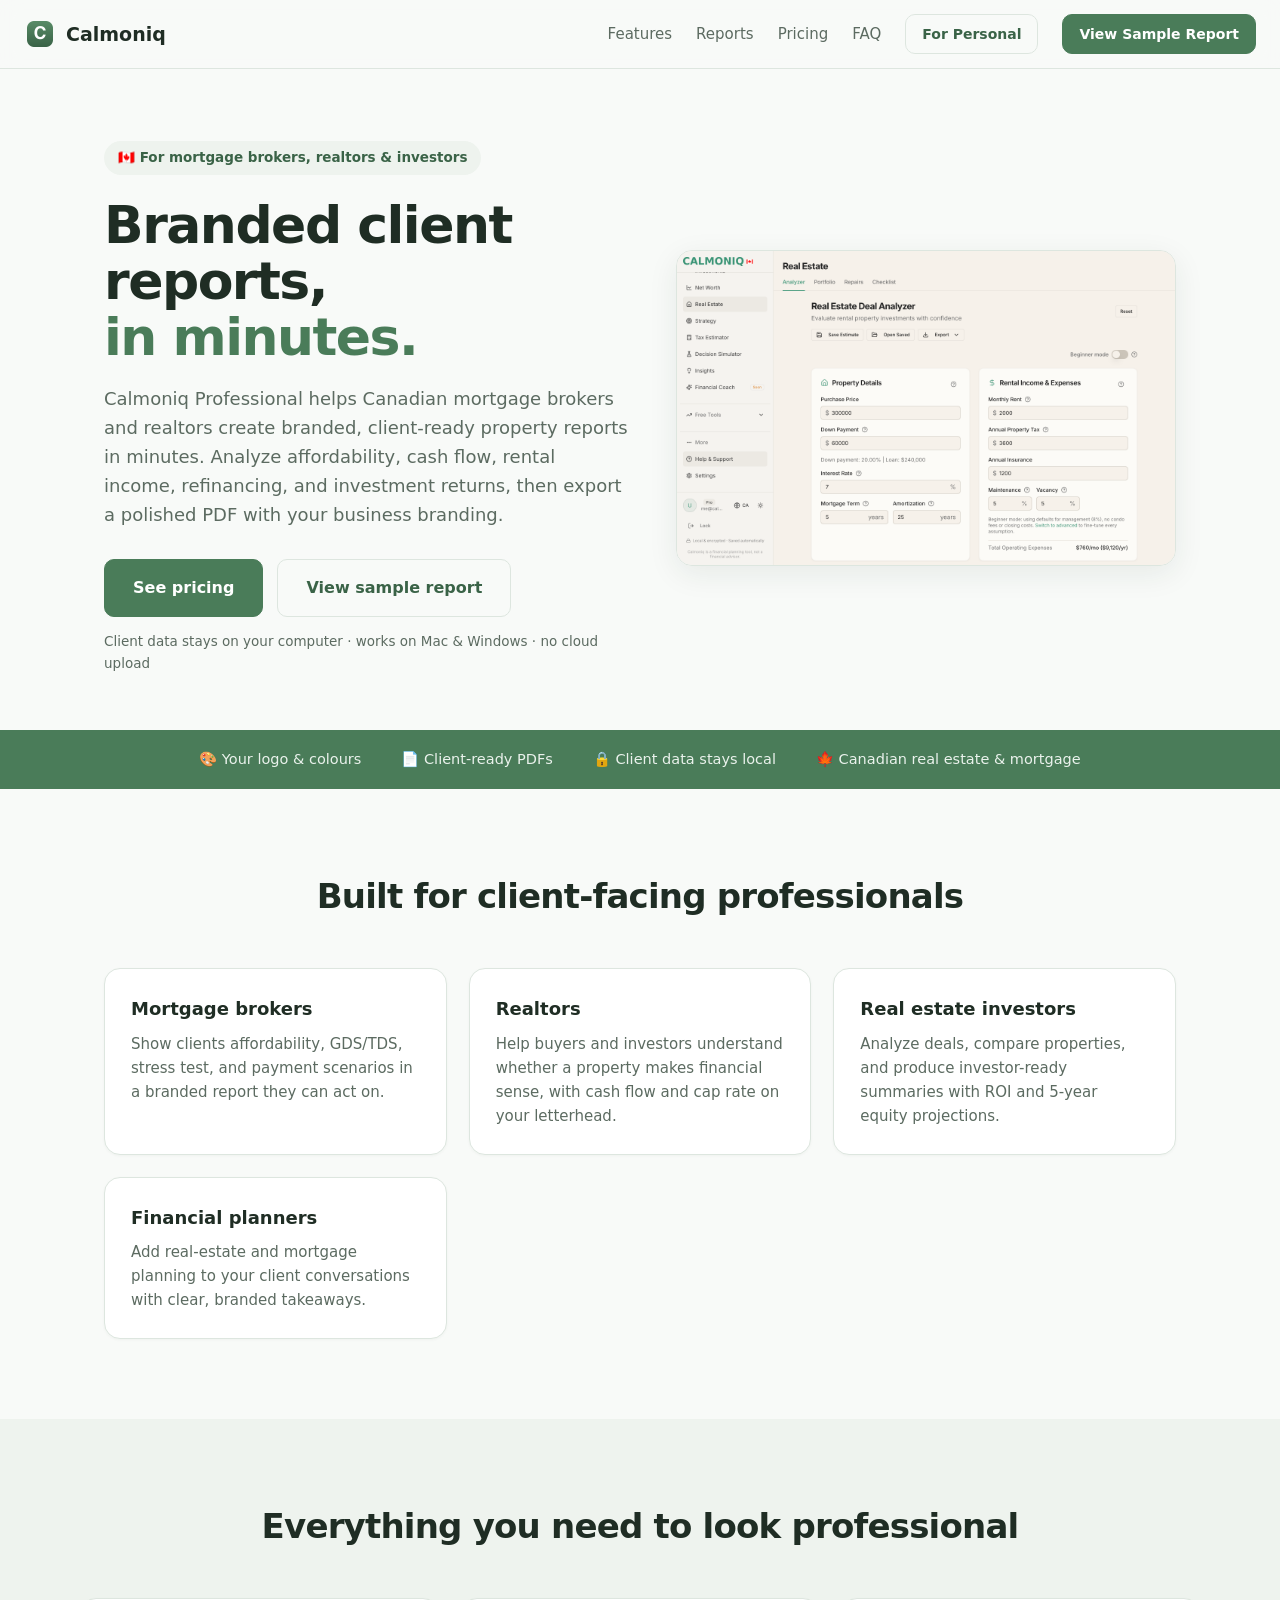
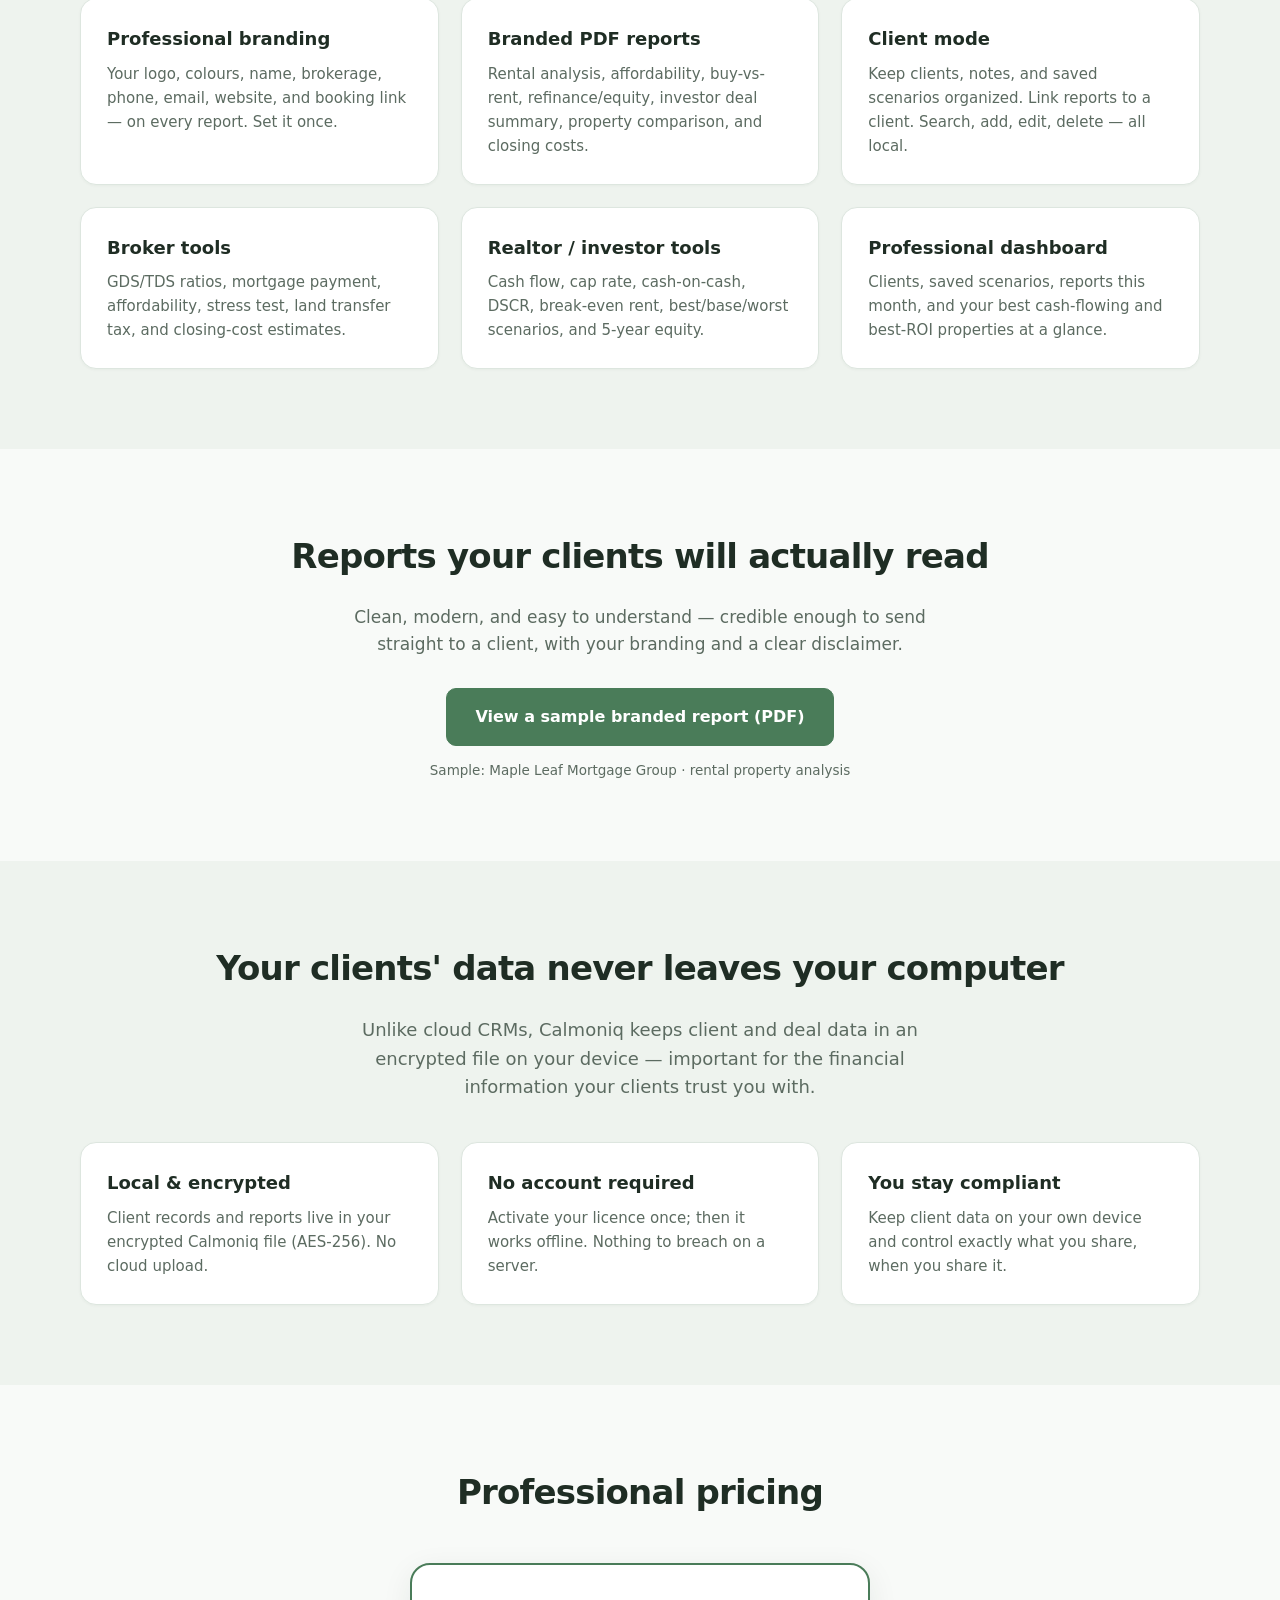
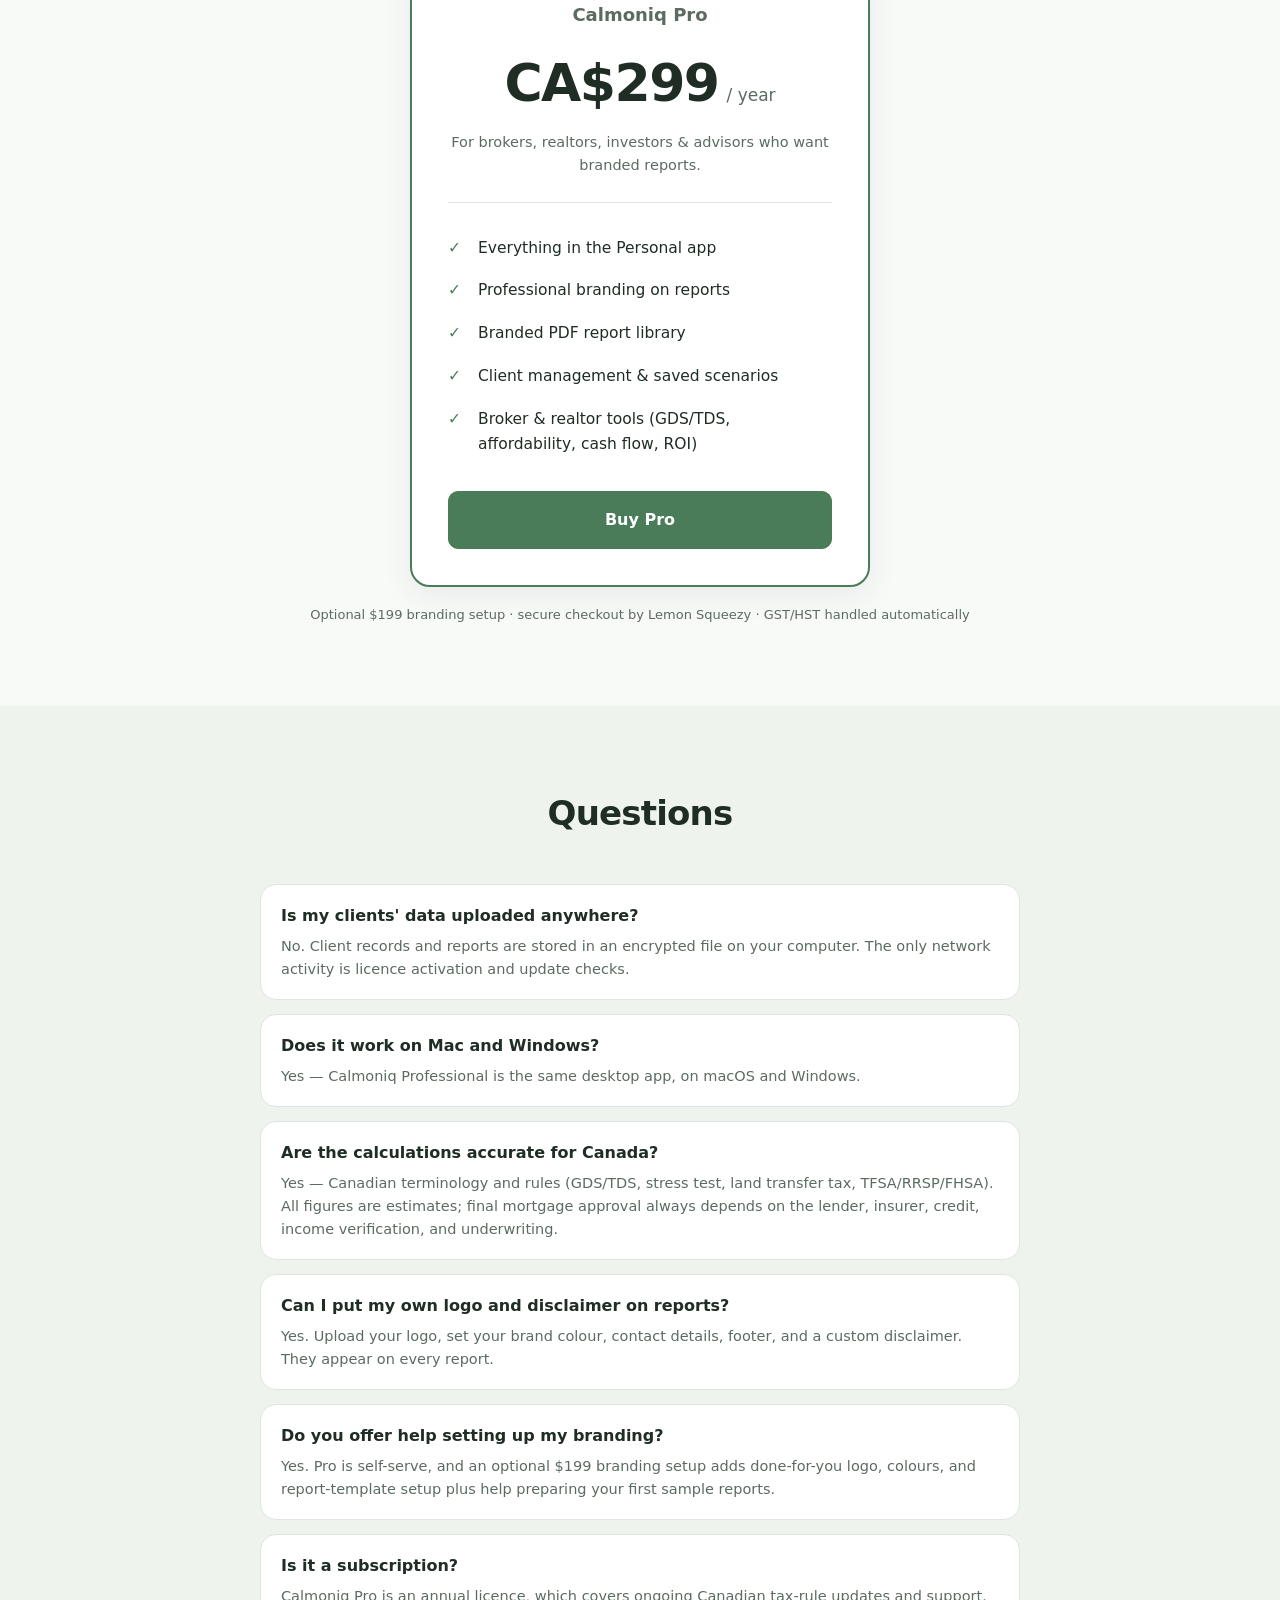
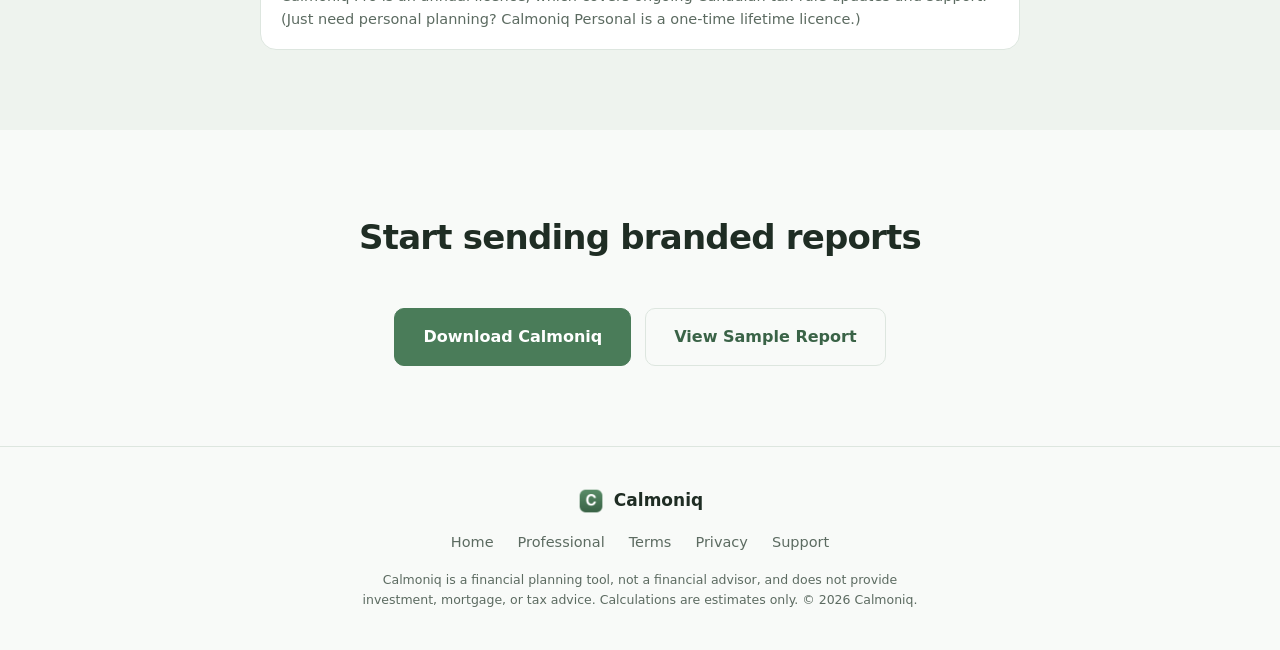
<file: pro.html>
<!DOCTYPE html>
<html lang="en">
<head>
<meta charset="UTF-8" />
<meta name="viewport" content="width=device-width, initial-scale=1.0" />
<title>Calmoniq Professional — Branded Property Reports for Brokers &amp; Realtors</title>
<meta name="description" content="Calmoniq Professional helps Canadian mortgage brokers and realtors create branded, client-ready property reports in minutes — affordability, cash flow, rental income, refinancing, and investment returns, exported as a polished PDF with your business branding. Client data stays local." />
<meta name="keywords" content="mortgage broker software Canada, realtor report software, branded property report, rental cash flow report, client-ready mortgage report, real estate investor tools Canada" />
<meta name="robots" content="noindex, nofollow" />
<meta name="theme-color" content="#4a7c59" />
<link rel="canonical" href="https://calmoniq.com/pro.html" />
<link rel="icon" href="assets/icon.png" />
<meta property="og:type" content="website" />
<meta property="og:site_name" content="Calmoniq" />
<meta property="og:title" content="Calmoniq Professional — branded client reports for brokers &amp; realtors" />
<meta property="og:description" content="Analyze affordability, cash flow, rental income, refinancing and returns, then export a polished branded PDF. Client data stays on your device." />
<meta property="og:url" content="https://calmoniq.com/pro.html" />
<meta property="og:image" content="https://calmoniq.com/assets/2-deal-analyzer.png" />
<link rel="stylesheet" href="styles.css?v=13" />
<script src="analytics.js?v=13"></script>
</head>
<body>
<header class="nav">
  <a class="brand" href="index.html"><img src="assets/icon.png" alt="Calmoniq" width="32" height="32" /><span>Calmoniq</span></a>
  <nav class="nav-links">
    <a href="#features">Features</a>
    <a href="#reports">Reports</a>
    <a href="#pricing">Pricing</a>
    <a href="#faq">FAQ</a>
    <a class="btn btn-sm btn-ghost" href="index.html">For Personal</a>
    <a class="btn btn-sm" href="assets/sample-report.pdf" target="_blank" rel="noopener">View Sample Report</a>
  </nav>
</header>

<main id="top">
  <!-- HERO -->
  <section class="hero">
    <div class="hero-text">
      <span class="pill">🇨🇦 For mortgage brokers, realtors &amp; investors</span>
      <h1>Branded client reports,<br /><span class="accent">in minutes.</span></h1>
      <p class="lede">
        Calmoniq Professional helps Canadian mortgage brokers and realtors create branded,
        client-ready property reports in minutes. Analyze affordability, cash flow, rental income,
        refinancing, and investment returns, then export a polished PDF with your business branding.
      </p>
      <div class="cta-row">
        <a class="btn btn-lg" href="#pricing">See pricing</a>
        <a class="btn btn-lg btn-ghost" href="assets/sample-report.pdf" target="_blank" rel="noopener">View sample report</a>
      </div>
      <p class="cta-sub">Client data stays on your computer · works on Mac &amp; Windows · no cloud upload</p>
    </div>
    <div class="hero-shot">
      <img src="assets/2-deal-analyzer.png" alt="Calmoniq real-estate deal analyzer" />
    </div>
  </section>

  <section class="trust-strip">
    <div>🎨 Your logo &amp; colours</div>
    <div>📄 Client-ready PDFs</div>
    <div>🔒 Client data stays local</div>
    <div>🍁 Canadian real estate &amp; mortgage</div>
  </section>

  <!-- WHO -->
  <section class="section">
    <h2>Built for client-facing professionals</h2>
    <div class="grid">
      <div class="card"><h3>Mortgage brokers</h3><p>Show clients affordability, GDS/TDS, stress test, and payment scenarios in a branded report they can act on.</p></div>
      <div class="card"><h3>Realtors</h3><p>Help buyers and investors understand whether a property makes financial sense, with cash flow and cap rate on your letterhead.</p></div>
      <div class="card"><h3>Real estate investors</h3><p>Analyze deals, compare properties, and produce investor-ready summaries with ROI and 5-year equity projections.</p></div>
      <div class="card"><h3>Financial planners</h3><p>Add real-estate and mortgage planning to your client conversations with clear, branded takeaways.</p></div>
    </div>
  </section>

  <!-- KEY FEATURES -->
  <section id="features" class="section section-alt">
    <h2>Everything you need to look professional</h2>
    <div class="grid">
      <div class="card"><h3>Professional branding</h3><p>Your logo, colours, name, brokerage, phone, email, website, and booking link — on every report. Set it once.</p></div>
      <div class="card"><h3>Branded PDF reports</h3><p>Rental analysis, affordability, buy-vs-rent, refinance/equity, investor deal summary, property comparison, and closing costs.</p></div>
      <div class="card"><h3>Client mode</h3><p>Keep clients, notes, and saved scenarios organized. Link reports to a client. Search, add, edit, delete — all local.</p></div>
      <div class="card"><h3>Broker tools</h3><p>GDS/TDS ratios, mortgage payment, affordability, stress test, land transfer tax, and closing-cost estimates.</p></div>
      <div class="card"><h3>Realtor / investor tools</h3><p>Cash flow, cap rate, cash-on-cash, DSCR, break-even rent, best/base/worst scenarios, and 5-year equity.</p></div>
      <div class="card"><h3>Professional dashboard</h3><p>Clients, saved scenarios, reports this month, and your best cash-flowing and best-ROI properties at a glance.</p></div>
    </div>
  </section>

  <!-- REPORTS -->
  <section id="reports" class="section">
    <h2>Reports your clients will actually read</h2>
    <p class="updates-lede" style="text-align:center;max-width:640px;margin:-24px auto 30px;color:var(--muted)">
      Clean, modern, and easy to understand — credible enough to send straight to a client, with your branding and a clear disclaimer.
    </p>
    <div style="text-align:center">
      <a class="btn btn-lg" href="assets/sample-report.pdf" target="_blank" rel="noopener">View a sample branded report (PDF)</a>
      <p class="cta-sub">Sample: Maple Leaf Mortgage Group · rental property analysis</p>
    </div>
  </section>

  <!-- PRIVACY -->
  <section class="section section-alt privacy">
    <h2>Your clients' data never leaves your computer</h2>
    <p class="privacy-lede">Unlike cloud CRMs, Calmoniq keeps client and deal data in an encrypted file on your device — important for the financial information your clients trust you with.</p>
    <div class="grid grid-3">
      <div class="card"><h3>Local &amp; encrypted</h3><p>Client records and reports live in your encrypted Calmoniq file (AES-256). No cloud upload.</p></div>
      <div class="card"><h3>No account required</h3><p>Activate your licence once; then it works offline. Nothing to breach on a server.</p></div>
      <div class="card"><h3>You stay compliant</h3><p>Keep client data on your own device and control exactly what you share, when you share it.</p></div>
    </div>
  </section>

  <!-- PRICING -->
  <section id="pricing" class="section">
    <h2>Professional pricing</h2>
    <div class="price-card price-card-pro">
      <div class="price-top">
        <h3>Calmoniq Pro</h3>
        <div class="price"><span class="amount">CA$299</span><span class="per">/ year</span></div>
        <p class="price-note">For brokers, realtors, investors &amp; advisors who want branded reports.</p>
      </div>
      <ul class="price-list">
        <li>Everything in the Personal app</li>
        <li>Professional branding on reports</li>
        <li>Branded PDF report library</li>
        <li>Client management &amp; saved scenarios</li>
        <li>Broker &amp; realtor tools (GDS/TDS, affordability, cash flow, ROI)</li>
      </ul>
      <a class="btn btn-lg btn-block" href="https://calmoniq.com" data-cta="buy-pro">Buy Pro</a>
    </div>
    <p class="price-sub" style="text-align:center;margin-top:18px">Optional $199 branding setup · secure checkout by Lemon Squeezy · GST/HST handled automatically</p>
  </section>

  <!-- FAQ -->
  <section id="faq" class="section section-alt">
    <h2>Questions</h2>
    <div class="faq">
      <div class="faq-item"><h3>Is my clients' data uploaded anywhere?</h3><p>No. Client records and reports are stored in an encrypted file on your computer. The only network activity is licence activation and update checks.</p></div>
      <div class="faq-item"><h3>Does it work on Mac and Windows?</h3><p>Yes — Calmoniq Professional is the same desktop app, on macOS and Windows.</p></div>
      <div class="faq-item"><h3>Are the calculations accurate for Canada?</h3><p>Yes — Canadian terminology and rules (GDS/TDS, stress test, land transfer tax, TFSA/RRSP/FHSA). All figures are estimates; final mortgage approval always depends on the lender, insurer, credit, income verification, and underwriting.</p></div>
      <div class="faq-item"><h3>Can I put my own logo and disclaimer on reports?</h3><p>Yes. Upload your logo, set your brand colour, contact details, footer, and a custom disclaimer. They appear on every report.</p></div>
      <div class="faq-item"><h3>Do you offer help setting up my branding?</h3><p>Yes. Pro is self-serve, and an optional $199 branding setup adds done-for-you logo, colours, and report-template setup plus help preparing your first sample reports.</p></div>
      <div class="faq-item"><h3>Is it a subscription?</h3><p>Calmoniq Pro is an annual licence, which covers ongoing Canadian tax-rule updates and support. (Just need personal planning? <a href="index.html">Calmoniq Personal</a> is a one-time lifetime licence.)</p></div>
    </div>
  </section>

  <!-- CTA -->
  <section class="section" style="text-align:center">
    <h2>Start sending branded reports</h2>
    <div class="cta-row" style="justify-content:center">
      <a class="btn btn-lg" href="thanks.html">Download Calmoniq</a>
      <a class="btn btn-lg btn-ghost" href="assets/sample-report.pdf" target="_blank" rel="noopener">View Sample Report</a>
    </div>
  </section>
</main>

<footer class="footer">
  <div class="footer-brand"><img src="assets/icon.png" alt="" width="28" height="28" /><span>Calmoniq</span></div>
  <nav class="footer-links">
    <a href="index.html">Home</a>
    <a href="pro.html">Professional</a>
    <a href="terms.html">Terms</a>
    <a href="privacy.html">Privacy</a>
    <a href="mailto:support@calmoniq.com">Support</a>
  </nav>
  <p class="disclaimer">Calmoniq is a financial planning tool, not a financial advisor, and does not provide investment, mortgage, or tax advice. Calculations are estimates only. © <span id="year"></span> Calmoniq.</p>
</footer>
<script>document.getElementById("year").textContent = new Date().getFullYear();</script>
</body>
</html>
</file>
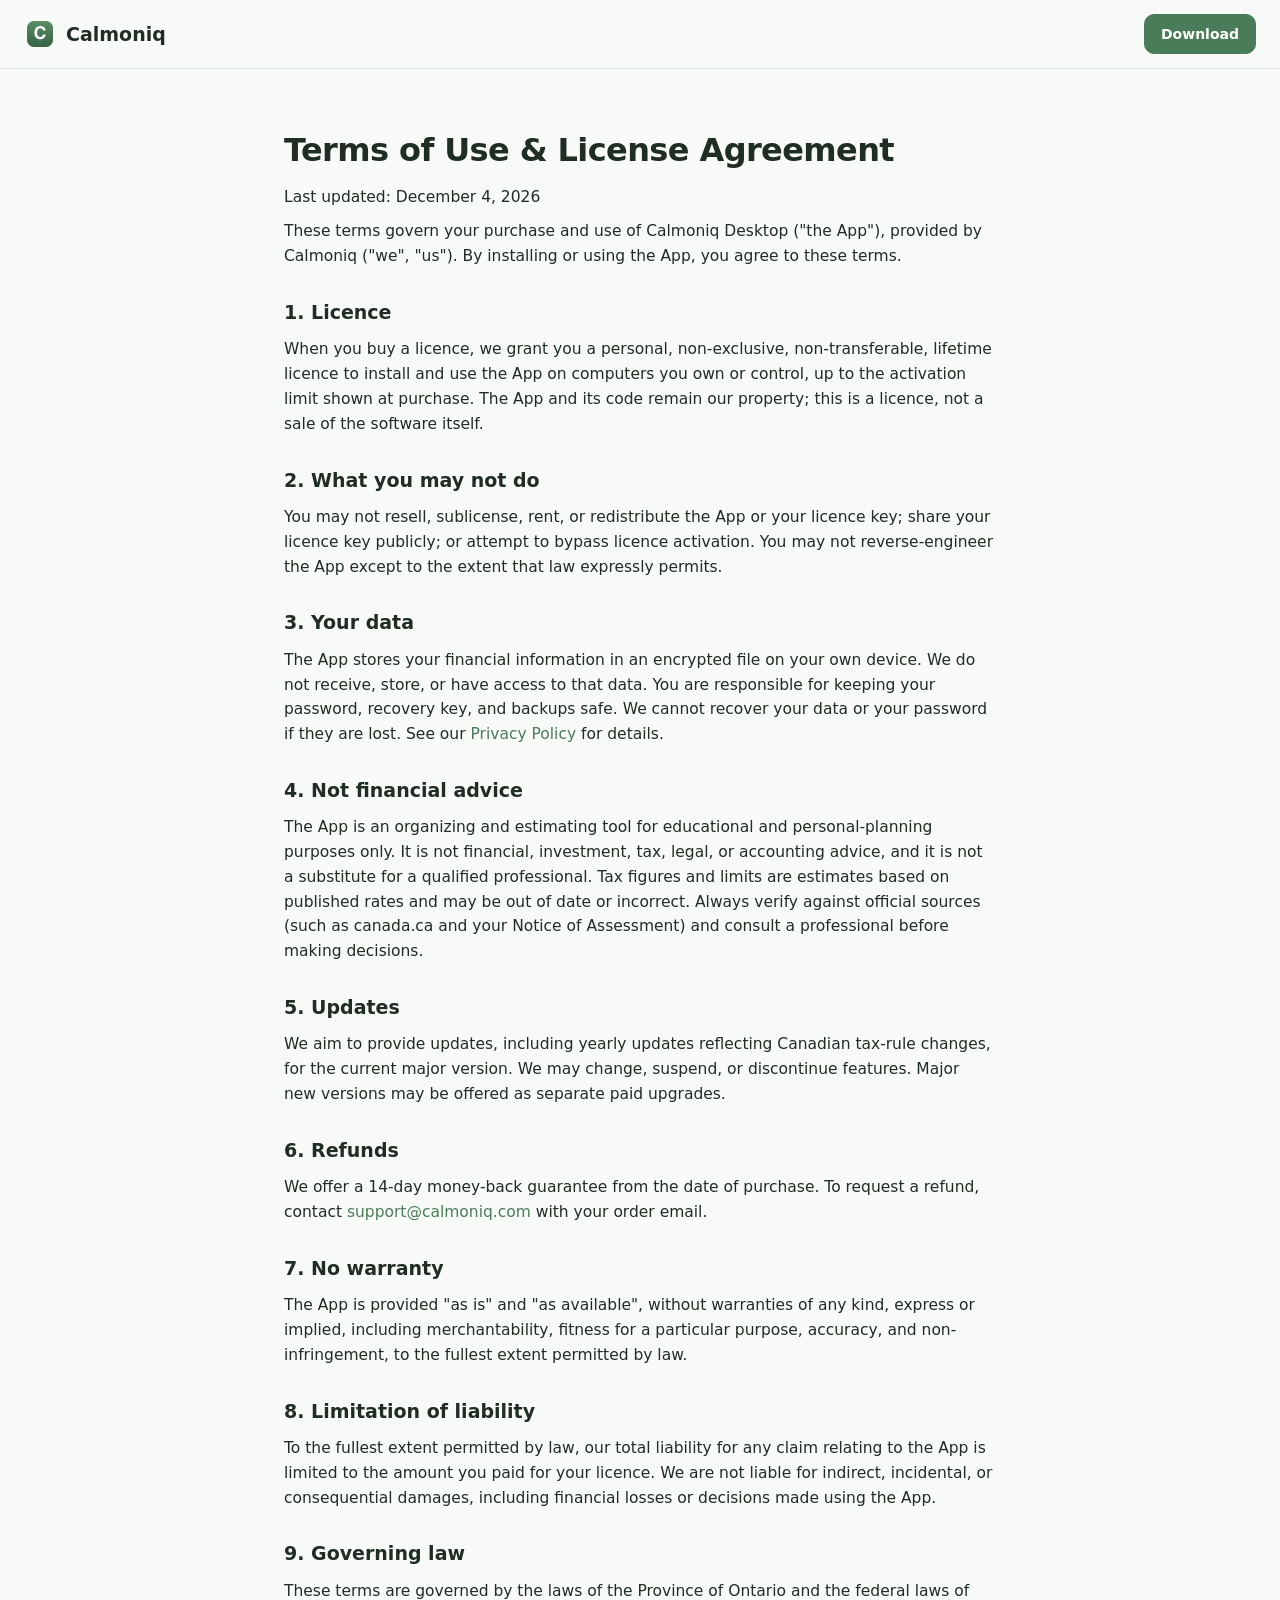
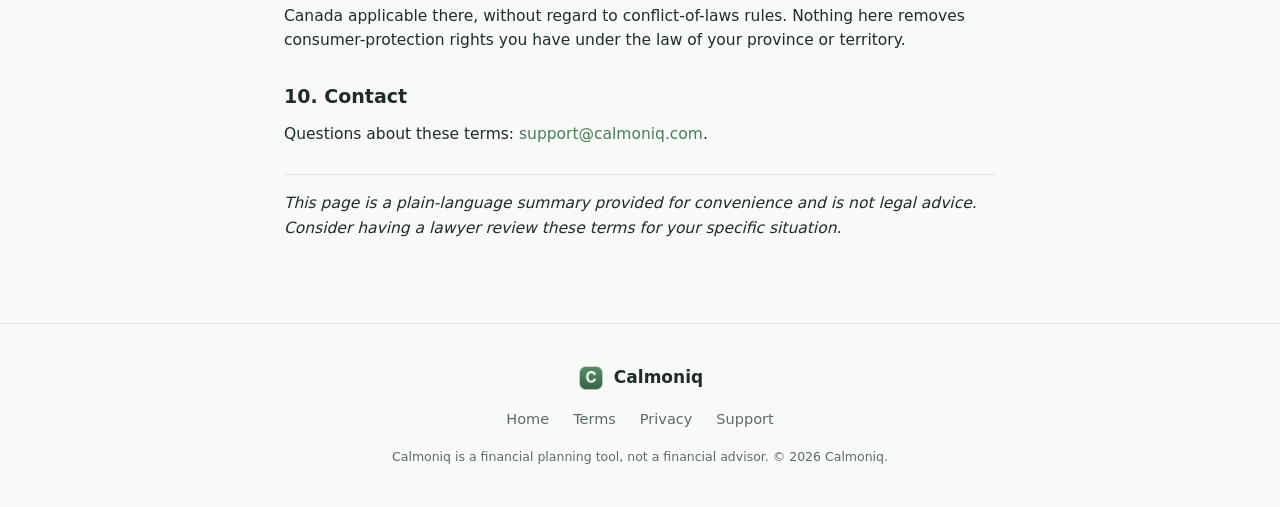
<file: terms.html>
<!DOCTYPE html>
<html lang="en">
<head>
<meta charset="UTF-8" />
<meta name="viewport" content="width=device-width, initial-scale=1.0" />
<title>Terms &amp; License Agreement · Calmoniq</title>
<meta name="description" content="Calmoniq Desktop end-user license agreement and terms of use." />
<link rel="canonical" href="https://calmoniq.com/terms.html" />
<link rel="icon" href="assets/icon.png" />
<link rel="stylesheet" href="styles.css?v=13" />
<script src="analytics.js?v=13"></script>
</head>
<body>
<header class="nav">
  <a class="brand" href="index.html"><img src="assets/icon.png" alt="Calmoniq" width="32" height="32" /><span>Calmoniq</span></a>
  <nav class="nav-links"><a class="btn btn-sm" href="index.html#download">Download</a></nav>
</header>

<main class="legal">
  <h1>Terms of Use &amp; License Agreement</h1>
  <p class="legal-updated">Last updated: <span id="updated"></span></p>

  <p>These terms govern your purchase and use of Calmoniq Desktop ("the App"), provided by Calmoniq ("we", "us"). By installing or using the App, you agree to these terms.</p>

  <h2>1. Licence</h2>
  <p>When you buy a licence, we grant you a personal, non-exclusive, non-transferable, lifetime licence to install and use the App on computers you own or control, up to the activation limit shown at purchase. The App and its code remain our property; this is a licence, not a sale of the software itself.</p>

  <h2>2. What you may not do</h2>
  <p>You may not resell, sublicense, rent, or redistribute the App or your licence key; share your licence key publicly; or attempt to bypass licence activation. You may not reverse-engineer the App except to the extent that law expressly permits.</p>

  <h2>3. Your data</h2>
  <p>The App stores your financial information in an encrypted file on your own device. We do not receive, store, or have access to that data. You are responsible for keeping your password, recovery key, and backups safe. We cannot recover your data or your password if they are lost. See our <a href="privacy.html">Privacy Policy</a> for details.</p>

  <h2>4. Not financial advice</h2>
  <p>The App is an organizing and estimating tool for educational and personal-planning purposes only. It is not financial, investment, tax, legal, or accounting advice, and it is not a substitute for a qualified professional. Tax figures and limits are estimates based on published rates and may be out of date or incorrect. Always verify against official sources (such as canada.ca and your Notice of Assessment) and consult a professional before making decisions.</p>

  <h2>5. Updates</h2>
  <p>We aim to provide updates, including yearly updates reflecting Canadian tax-rule changes, for the current major version. We may change, suspend, or discontinue features. Major new versions may be offered as separate paid upgrades.</p>

  <h2>6. Refunds</h2>
  <p>We offer a 14-day money-back guarantee from the date of purchase. To request a refund, contact <a href="mailto:support@calmoniq.com">support@calmoniq.com</a> with your order email.</p>

  <h2>7. No warranty</h2>
  <p>The App is provided "as is" and "as available", without warranties of any kind, express or implied, including merchantability, fitness for a particular purpose, accuracy, and non-infringement, to the fullest extent permitted by law.</p>

  <h2>8. Limitation of liability</h2>
  <p>To the fullest extent permitted by law, our total liability for any claim relating to the App is limited to the amount you paid for your licence. We are not liable for indirect, incidental, or consequential damages, including financial losses or decisions made using the App.</p>

  <h2>9. Governing law</h2>
  <p>These terms are governed by the laws of the Province of Ontario and the federal laws of Canada applicable there, without regard to conflict-of-laws rules. Nothing here removes consumer-protection rights you have under the law of your province or territory.</p>

  <h2>10. Contact</h2>
  <p>Questions about these terms: <a href="mailto:support@calmoniq.com">support@calmoniq.com</a>.</p>

  <p class="legal-note">This page is a plain-language summary provided for convenience and is not legal advice. Consider having a lawyer review these terms for your specific situation.</p>
</main>

<footer class="footer">
  <div class="footer-brand"><img src="assets/icon.png" alt="" width="28" height="28" /><span>Calmoniq</span></div>
  <nav class="footer-links">
    <a href="index.html">Home</a>
    <a href="terms.html">Terms</a>
    <a href="privacy.html">Privacy</a>
    <a href="mailto:support@calmoniq.com">Support</a>
  </nav>
  <p class="disclaimer">Calmoniq is a financial planning tool, not a financial advisor. © <span id="year"></span> Calmoniq.</p>
</footer>
<script>
  document.getElementById("year").textContent = new Date().getFullYear();
  document.getElementById("updated").textContent = new Date().toLocaleDateString("en-CA", { year: "numeric", month: "long", day: "numeric" });
</script>
</body>
</html>
</file>
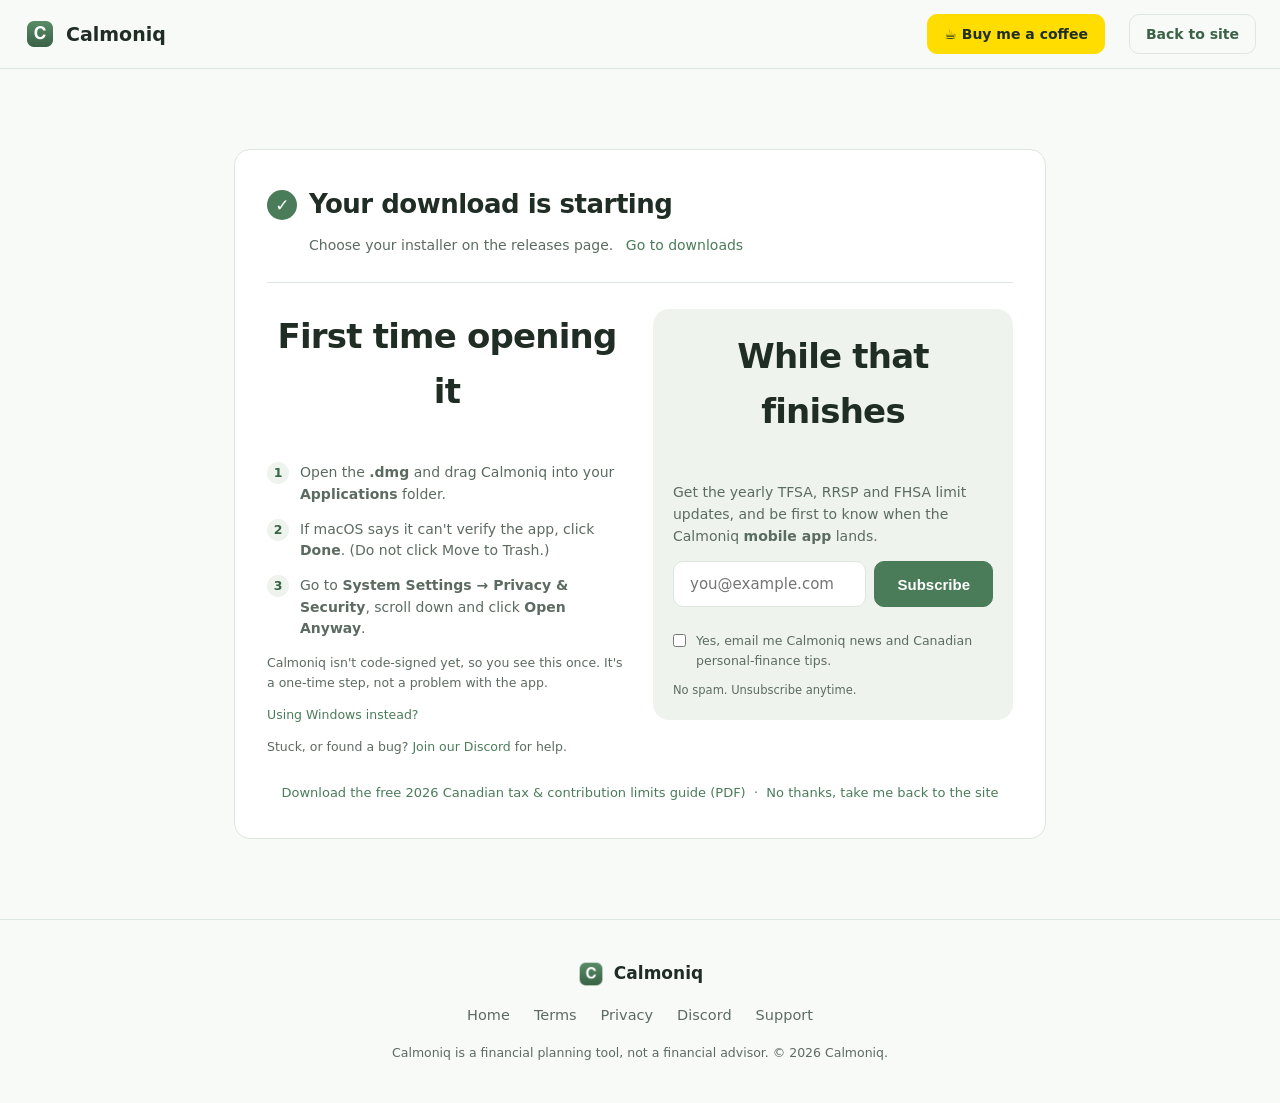
<file: thanks.html>
<!DOCTYPE html>
<html lang="en">
<head>
<meta charset="UTF-8" />
<meta name="viewport" content="width=device-width, initial-scale=1.0" />
<title>Your download is starting · Calmoniq</title>
<meta name="description" content="Your Calmoniq download is starting. Here is how to open it the first time, plus optional Canadian tax-limit updates by email." />
<meta name="robots" content="noindex, follow" />
<meta name="theme-color" content="#4a7c59" />
<link rel="canonical" href="https://calmoniq.com/thanks.html" />
<link rel="icon" href="assets/icon.png" />
<link rel="stylesheet" href="styles.css?v=13" />
<script src="analytics.js?v=13"></script>
</head>
<body>
<header class="nav">
  <a class="brand" href="index.html"><img src="assets/icon.png" alt="Calmoniq" width="32" height="32" /><span>Calmoniq</span></a>
  <nav class="nav-links">
    <a class="btn btn-sm btn-coffee" href="https://buymeacoffee.com/playmodeworkout" target="_blank" rel="noopener">☕ Buy me a coffee</a>
    <a class="btn btn-sm btn-ghost" href="index.html">Back to site</a>
  </nav>
</header>

<main class="section thanks">
  <div class="thanks-card">
    <h1 class="thanks-title"><span class="thanks-check">✓</span> Your download is starting</h1>
    <p class="thanks-meta"><span id="file-meta">Getting the latest version…</span>
      <a id="download-again" href="#" hidden>Didn't start? Download again</a></p>
    <p class="thanks-alt" id="alt-download" hidden><a id="alt-download-link" href="#"></a></p>

    <hr class="thanks-rule" />

    <div class="thanks-grid">
      <div>
        <h2 class="thanks-h2">First time opening it</h2>

        <ol class="steps" id="steps-mac" hidden>
          <li><span>1</span><p>Open the <strong>.dmg</strong> and drag Calmoniq into your <strong>Applications</strong> folder.</p></li>
          <li><span>2</span><p>If macOS says it can't verify the app, click <strong>Done</strong>. (Do not click Move to Trash.)</p></li>
          <li><span>3</span><p>Go to <strong>System Settings → Privacy &amp; Security</strong>, scroll down and click <strong>Open Anyway</strong>.</p></li>
        </ol>

        <ol class="steps" id="steps-windows" hidden>
          <li><span>1</span><p>Run the <strong>.exe</strong> installer you just downloaded.</p></li>
          <li><span>2</span><p>If Windows shows a blue "Windows protected your PC" box, click <strong>More info</strong>.</p></li>
          <li><span>3</span><p>Then click <strong>Run anyway</strong> and follow the prompts.</p></li>
        </ol>

        <p class="thanks-note">Calmoniq isn't code-signed yet, so you see this once. It's a one-time step, not a problem with the app.</p>
        <p class="thanks-note"><a id="other-os" href="thanks.html?os=windows">Using Windows instead?</a></p>
        <p class="thanks-note">Stuck, or found a bug? <a href="https://discord.gg/5ZkHgYuPXX" target="_blank" rel="noopener">Join our Discord</a> for help.</p>
      </div>

      <div class="thanks-signup">
        <h2 class="thanks-h2">While that finishes</h2>
        <p class="thanks-signup-lede">Get the yearly TFSA, RRSP and FHSA limit updates, and be first to know when the Calmoniq <strong>mobile app</strong> lands.</p>
        <form id="newsletter-form" class="newsletter-form" method="post"
          data-ml-endpoint="https://assets.mailerlite.com/jsonp/2456457/forms/190665636648584324/subscribe">
          <div class="thanks-row">
            <input type="email" name="fields[email]" required placeholder="you@example.com" aria-label="Email address" />
            <button class="btn" type="submit">Subscribe</button>
          </div>
          <label class="consent">
            <input type="checkbox" name="consent" required />
            <span>Yes, email me Calmoniq news and Canadian personal-finance tips.</span>
          </label>
          <p class="form-msg" id="newsletter-msg" hidden></p>
        </form>
        <p class="thanks-fine">No spam. Unsubscribe anytime.</p>
      </div>
    </div>

    <p class="thanks-back">
      <a href="assets/calmoniq-2026-canadian-tax-limits.pdf" target="_blank" rel="noopener">Download the free 2026 Canadian tax &amp; contribution limits guide (PDF)</a>
      &nbsp;·&nbsp; <a href="index.html">No thanks, take me back to the site</a>
    </p>
  </div>
</main>

<footer class="footer">
  <div class="footer-brand"><img src="assets/icon.png" alt="" width="28" height="28" /><span>Calmoniq</span></div>
  <nav class="footer-links">
    <a href="index.html">Home</a>
    <a href="terms.html">Terms</a>
    <a href="privacy.html">Privacy</a>
    <a href="https://discord.gg/5ZkHgYuPXX" target="_blank" rel="noopener">Discord</a>
    <a href="mailto:support@calmoniq.com">Support</a>
  </nav>
  <p class="disclaimer">Calmoniq is a financial planning tool, not a financial advisor. © <span id="year"></span> Calmoniq.</p>
</footer>

<script src="app.js?v=13"></script>
<script src="thanks.js?v=13"></script>
</body>
</html>
</file>
<file: styles.css>
:root {
  --green: #4a7c59;
  --green-dark: #3a6347;
  --green-light: #5a8d68;
  --bg: #f8faf8;
  --bg-alt: #eef3ee;
  --text: #1f2d24;
  --muted: #5c6b61;
  --border: #dde6df;
  --white: #ffffff;
  --radius: 16px;
  --shadow: 0 8px 30px rgba(31, 45, 36, 0.08);
  --max: 1120px;
}
* { box-sizing: border-box; margin: 0; padding: 0; }
html { scroll-behavior: smooth; }
body {
  font-family: "Inter", -apple-system, BlinkMacSystemFont, "Segoe UI", system-ui, sans-serif;
  background: var(--bg);
  color: var(--text);
  line-height: 1.6;
  -webkit-font-smoothing: antialiased;
}
img { max-width: 100%; display: block; }
a { color: inherit; text-decoration: none; }

/* buttons */
.btn {
  display: inline-flex; align-items: center; justify-content: center;
  background: var(--green); color: #fff; font-weight: 600; font-size: 15px;
  padding: 12px 22px; border-radius: 10px; border: 1px solid var(--green);
  cursor: pointer; transition: background .15s, transform .05s; white-space: nowrap;
}
.btn:hover { background: var(--green-dark); }
.btn:active { transform: translateY(1px); }
.btn-lg { padding: 15px 28px; font-size: 16px; }
.btn-sm { padding: 8px 16px; font-size: 14px; }
.btn-ghost { background: transparent; color: var(--green-dark); border-color: var(--border); }
.btn-ghost:hover { background: var(--bg-alt); }
.btn-block { width: 100%; }
/* Buy Me a Coffee — distinct brand yellow so it stands out in the nav */
.btn-coffee { background: #ffdd00; color: #1f2d24; border-color: #ffdd00; font-weight: 700; }
.btn-coffee:hover { background: #f5c518; border-color: #f5c518; }
.btn-discord { background: #5865f2; color: #fff; border-color: #5865f2; font-weight: 700; }
.btn-discord:hover { background: #4752c4; border-color: #4752c4; }

/* nav */
.nav {
  position: sticky; top: 0; z-index: 50;
  display: flex; align-items: center; justify-content: space-between;
  padding: 14px 24px; background: rgba(248,250,248,.85); backdrop-filter: blur(10px);
  border-bottom: 1px solid var(--border); max-width: 100%;
}
.brand { display: flex; align-items: center; gap: 10px; font-weight: 700; font-size: 19px; }
.brand img { border-radius: 7px; }
.nav-links { display: flex; align-items: center; gap: 24px; font-size: 15px; }
.nav-links a:not(.btn) { color: var(--muted); }
.nav-links a:not(.btn):hover { color: var(--text); }

/* hero */
.hero {
  display: grid; grid-template-columns: 1.05fr 1fr; gap: 48px; align-items: center;
  max-width: var(--max); margin: 0 auto; padding: 72px 24px 56px;
}
.pill {
  display: inline-block; background: var(--bg-alt); color: var(--green-dark);
  font-size: 13.5px; font-weight: 600; padding: 6px 14px; border-radius: 999px; margin-bottom: 22px;
}
.hero h1 { font-size: 52px; line-height: 1.08; letter-spacing: -1.5px; margin-bottom: 20px; }
.accent { color: var(--green); }
.lede { font-size: 18px; color: var(--muted); max-width: 540px; margin-bottom: 30px; }
.cta-row { display: flex; gap: 14px; flex-wrap: wrap; }
.cta-sub { font-size: 13.5px; color: var(--muted); margin-top: 14px; }
.hero-shot img {
  border-radius: var(--radius); box-shadow: var(--shadow); border: 1px solid var(--border);
}

/* trust strip */
.trust-strip {
  display: flex; flex-wrap: wrap; justify-content: center; gap: 14px 40px;
  background: var(--green); color: #eaf2ec; padding: 18px 24px; font-size: 14.5px; font-weight: 500;
}

/* sections */
.section { max-width: var(--max); margin: 0 auto; padding: 80px 24px; }
.section-alt { background: var(--bg-alt); max-width: 100%; }
.section-alt > * { max-width: var(--max); margin-left: auto; margin-right: auto; }
.section h2 { font-size: 34px; letter-spacing: -0.8px; text-align: center; margin-bottom: 44px; }

/* feature grid */
.grid { display: grid; grid-template-columns: repeat(3, 1fr); gap: 22px; }
.grid-3 { grid-template-columns: repeat(3, 1fr); }
.card {
  background: var(--white); border: 1px solid var(--border); border-radius: var(--radius);
  padding: 26px; box-shadow: 0 1px 3px rgba(31,45,36,.04);
}
.card h3 { font-size: 18px; margin-bottom: 8px; }
.card p { color: var(--muted); font-size: 15px; }

/* screenshots */
.screens { display: grid; grid-template-columns: repeat(2, 1fr); gap: 26px; }
.screens figure {
  background: var(--white); border: 1px solid var(--border); border-radius: var(--radius);
  overflow: hidden; box-shadow: var(--shadow);
}
.screens img { width: 100%; }
.screens figcaption { padding: 12px 16px; font-size: 14px; color: var(--muted); font-weight: 500; }

/* updates */
.updates { text-align: center; max-width: 760px; }
.updates-lede { color: var(--muted); font-size: 17px; margin: -24px auto 30px; }
.updates-tags { display: flex; flex-wrap: wrap; justify-content: center; gap: 10px; }
.updates-tags span {
  background: var(--bg-alt); color: var(--green-dark); font-size: 14px; font-weight: 500;
  padding: 8px 16px; border-radius: 999px;
}

/* privacy */
.privacy { text-align: center; }
.privacy-lede { font-size: 18px; color: var(--muted); max-width: 620px; margin: -24px auto 40px; }
.privacy .grid-3 { text-align: left; }

/* pricing */
.price-card {
  max-width: 460px; margin: 0 auto; background: var(--white);
  border: 1px solid var(--border); border-radius: 20px; padding: 36px; box-shadow: var(--shadow);
}
.price-top { text-align: center; border-bottom: 1px solid var(--border); padding-bottom: 24px; margin-bottom: 24px; }
.price-top h3 { font-size: 18px; color: var(--muted); font-weight: 600; }
.price { margin: 12px 0 6px; }
.price .amount { font-size: 52px; font-weight: 800; letter-spacing: -1.5px; }
.price .per { font-size: 17px; color: var(--muted); margin-left: 8px; }
.price-note { color: var(--muted); font-size: 14.5px; }
.price-list { list-style: none; margin-bottom: 26px; }
.price-list li { padding: 9px 0 9px 30px; position: relative; font-size: 15.5px; }
.price-list li::before {
  content: "✓"; position: absolute; left: 0; color: var(--green); font-weight: 700;
}
.price-sub { text-align: center; font-size: 13px; color: var(--muted); margin-top: 14px; }

/* post-download (thanks.html) */
.thanks { max-width: 860px; }
.thanks-card { background: var(--white); border: 1px solid var(--border); border-radius: var(--radius); padding: 34px 32px; }
.thanks-title { font-size: 26px; letter-spacing: -0.5px; display: flex; align-items: center; gap: 12px; }
.thanks-check {
  flex: none; width: 30px; height: 30px; border-radius: 50%; background: var(--green); color: #fff;
  font-size: 17px; display: flex; align-items: center; justify-content: center;
}
.thanks-meta { color: var(--muted); font-size: 14px; margin: 8px 0 0 42px; }
.thanks-meta a { color: var(--green); font-weight: 500; margin-left: 8px; }
.thanks-alt { margin: 8px 0 0 42px; font-size: 13.5px; }
.thanks-alt a { color: var(--green); }
.thanks-rule { border: none; border-top: 1px solid var(--border); margin: 26px 0; }
.thanks-grid { display: grid; grid-template-columns: 1fr 1fr; gap: 26px; align-items: start; }
.thanks-h2 { font-size: 16px; margin-bottom: 14px; }
.steps { list-style: none; }
.steps li { display: flex; gap: 11px; margin-bottom: 13px; }
.steps li span {
  flex: none; width: 22px; height: 22px; border-radius: 50%; background: var(--bg-alt);
  color: var(--green-dark); font-size: 12.5px; font-weight: 600;
  display: flex; align-items: center; justify-content: center;
}
.steps li p { font-size: 14px; color: var(--muted); line-height: 1.55; }
.thanks-note { font-size: 12.5px; color: var(--muted); margin-top: 12px; }
.thanks-note a { color: var(--green); font-weight: 500; }
.thanks-signup { background: var(--bg-alt); border-radius: var(--radius); padding: 20px; }
.thanks-signup-lede { font-size: 14px; color: var(--muted); line-height: 1.55; margin-bottom: 14px; }
.thanks-row { display: flex; gap: 8px; margin-bottom: 10px; }
.thanks-row input[type=email] {
  flex: 1; min-width: 0; padding: 11px 12px; font-size: 14px; font-family: inherit;
  border: 1px solid var(--border); border-radius: 10px; background: var(--white);
}
.thanks-row input[type=email]:focus { outline: 2px solid var(--green); border-color: var(--green); }
.thanks-row .btn { flex: none; }
.thanks-signup .consent { font-size: 12.5px; }
.thanks-fine { font-size: 11.5px; color: var(--muted); margin-top: 10px; }
.thanks-back { margin-top: 26px; font-size: 13px; color: var(--muted); text-align: center; }
.thanks-back a { color: var(--green); }
@media (max-width: 720px) {
  .thanks-grid { grid-template-columns: 1fr; }
  .thanks-card { padding: 26px 20px; }
  .thanks-title { font-size: 22px; }
  .thanks-meta, .thanks-alt { margin-left: 0; }
}

/* donate */
.donate { text-align: center; max-width: 460px; margin: 22px auto 0; }
.donate p { color: var(--muted); font-size: 14.5px; margin-bottom: 14px; }

/* newsletter */
.newsletter { text-align: center; max-width: 640px; }
.newsletter-intro { color: var(--muted); font-size: 16px; margin: -28px auto 28px; max-width: 540px; }
.community { text-align: center; max-width: 640px; }
.community-lede { color: var(--muted); font-size: 16px; margin: -28px auto 28px; max-width: 540px; }
.newsletter-form { display: flex; flex-direction: column; gap: 14px; align-items: center; }
.newsletter-form input[type=email] {
  width: 100%; max-width: 420px; padding: 13px 16px; font-size: 15px;
  border: 1px solid var(--border); border-radius: 10px; font-family: inherit;
}
.newsletter-form input[type=email]:focus { outline: 2px solid var(--green); border-color: var(--green); }
.consent {
  display: flex; gap: 10px; align-items: flex-start; max-width: 420px;
  text-align: left; font-size: 13.5px; color: var(--muted);
}
.consent input { margin-top: 3px; }
.form-msg { font-size: 14px; font-weight: 600; }
.form-msg.ok { color: var(--green); }
.form-msg.err { color: #b3422f; }
.fineprint { font-size: 12.5px; color: var(--muted); margin-top: 18px; line-height: 1.7; }
.lead-magnet-offer { font-size: 15px; color: var(--text); max-width: 480px; margin: 0 auto 18px; }
.grab-guide { color: var(--green); font-weight: 600; }
.grab-guide:hover { text-decoration: underline; }

/* footer */
.footer {
  border-top: 1px solid var(--border); padding: 40px 24px; text-align: center;
  display: flex; flex-direction: column; align-items: center; gap: 16px;
}
.footer-brand { display: flex; align-items: center; gap: 9px; font-weight: 700; font-size: 17px; }
.footer-brand img { border-radius: 6px; }
.footer-links { display: flex; gap: 24px; font-size: 14.5px; color: var(--muted); }
.footer-links a:hover { color: var(--text); }
.disclaimer { font-size: 12.5px; color: var(--muted); max-width: 560px; }

/* responsive */
@media (max-width: 860px) {
  .hero { grid-template-columns: 1fr; padding-top: 48px; }
  .hero h1 { font-size: 40px; }
  .hero-shot { order: -1; }
  .grid, .grid-3, .screens { grid-template-columns: 1fr; }
  /* Hide in-page section anchors on mobile, but keep .btn links (the
     Personal/Business cross-link and the primary CTA) visible. */
  .nav-links a:not(.btn) { display: none; }
  .section { padding: 56px 24px; }
  .section h2 { font-size: 28px; }
  /* Let the nav wrap instead of overlapping when the brand + cross-link +
     CTA button are wider than a phone screen. */
  .nav { padding: 12px 16px; flex-wrap: wrap; row-gap: 10px; }
  .nav-links { gap: 10px; flex-wrap: wrap; justify-content: flex-end; }
}

/* pricing grid (Personal vs Professional) */
.price-grid { display: grid; grid-template-columns: repeat(2, 1fr); gap: 22px; max-width: 820px; margin: 0 auto; align-items: start; }
.price-grid-3 { grid-template-columns: repeat(3, 1fr); max-width: 1000px; }
.price-card-pro { border: 2px solid var(--green); position: relative; }
.badge-popular {
  position: absolute; top: -11px; left: 50%; transform: translateX(-50%);
  background: var(--green); color: #fff; font-size: 12px; font-weight: 600;
  padding: 3px 14px; border-radius: 999px; white-space: nowrap;
}

/* FAQ */
.faq { max-width: 760px; margin: 0 auto; display: grid; gap: 14px; }
.faq-item { background: var(--white); border: 1px solid var(--border); border-radius: var(--radius); padding: 18px 20px; }
.faq-item h3 { font-size: 16px; margin-bottom: 6px; }
.faq-item p { color: var(--muted); font-size: 14.5px; }

/* legal pages */
.legal { max-width: 760px; margin: 0 auto; padding: 56px 24px 72px; }
.legal h1 { font-size: 32px; letter-spacing: -0.6px; margin-bottom: 8px; }
.legal-updated { color: var(--muted); font-size: 13.5px; margin-bottom: 28px; }
.legal-lead { font-size: 17px; color: var(--text); background: var(--bg-alt); border-radius: 12px; padding: 16px 18px; margin-bottom: 28px; }
.legal h2 { font-size: 19px; margin: 28px 0 10px; }
.legal p, .legal li { color: var(--text); font-size: 15.5px; margin-bottom: 10px; }
.legal ul { padding-left: 22px; margin-bottom: 12px; }
.legal a { color: var(--green); font-weight: 500; }
.legal a:hover { text-decoration: underline; }
.legal-note { color: var(--muted); font-size: 13px; font-style: italic; margin-top: 28px; border-top: 1px solid var(--border); padding-top: 16px; }

/* Blog */
.blog-wrap { max-width: 820px; margin: 0 auto; padding: 56px 24px 72px; }
.blog-wrap > h1 { font-size: 34px; letter-spacing: -0.8px; margin-bottom: 10px; }
.blog-intro { color: var(--muted); font-size: 17px; margin-bottom: 36px; }
.blog-list { display: grid; gap: 18px; }
.blog-card { display: block; background: var(--white); border: 1px solid var(--border); border-radius: 14px; padding: 22px 24px; transition: border-color .15s, transform .15s; }
.blog-card:hover { border-color: var(--green-light); transform: translateY(-2px); }
.blog-card h2 { font-size: 20px; letter-spacing: -0.3px; margin: 4px 0 8px; color: var(--text); }
.blog-card p { color: var(--muted); font-size: 15px; }
.post-meta { color: var(--muted); font-size: 13.5px; }
.legal h3 { font-size: 16.5px; margin: 22px 0 8px; }
.post-key { background: var(--bg-alt); border-left: 3px solid var(--green); border-radius: 0 10px 10px 0; padding: 14px 18px; margin: 18px 0; font-size: 15.5px; }
.post-cta { background: var(--bg-alt); border-radius: 14px; padding: 26px 24px; margin: 38px 0 10px; text-align: center; }
.post-cta h3 { font-size: 19px; margin: 0 0 8px; }
.post-cta p { color: var(--muted); font-size: 15px; margin: 0 auto 16px; max-width: 520px; }
.post-back { display: inline-block; margin-bottom: 18px; color: var(--muted); font-size: 14px; }
.post-back:hover { color: var(--text); }

/* responsive: pricing grids + small phones.
   Placed at the end so it overrides the base .price-grid / .price-grid-3
   rules (which appear after the main @media block in source order). */
@media (max-width: 860px) {
  .price-grid, .price-grid-3 { grid-template-columns: 1fr; max-width: 460px; }
}
@media (max-width: 480px) {
  .hero { padding: 40px 18px 36px; }
  .hero h1 { font-size: 32px; }
  .lede { font-size: 16.5px; }
  .section { padding: 48px 18px; }
  .section h2 { font-size: 25px; margin-bottom: 32px; }
  .trust-strip { gap: 10px 20px; font-size: 13px; padding: 16px 18px; }
  .price-card { padding: 28px 22px; }
  .price .amount { font-size: 44px; }
  .nav-links { gap: 8px; }
  .nav-links .btn-sm { padding: 7px 12px; font-size: 13px; }
  .footer-links { flex-wrap: wrap; justify-content: center; gap: 14px 18px; }
}
</file>
